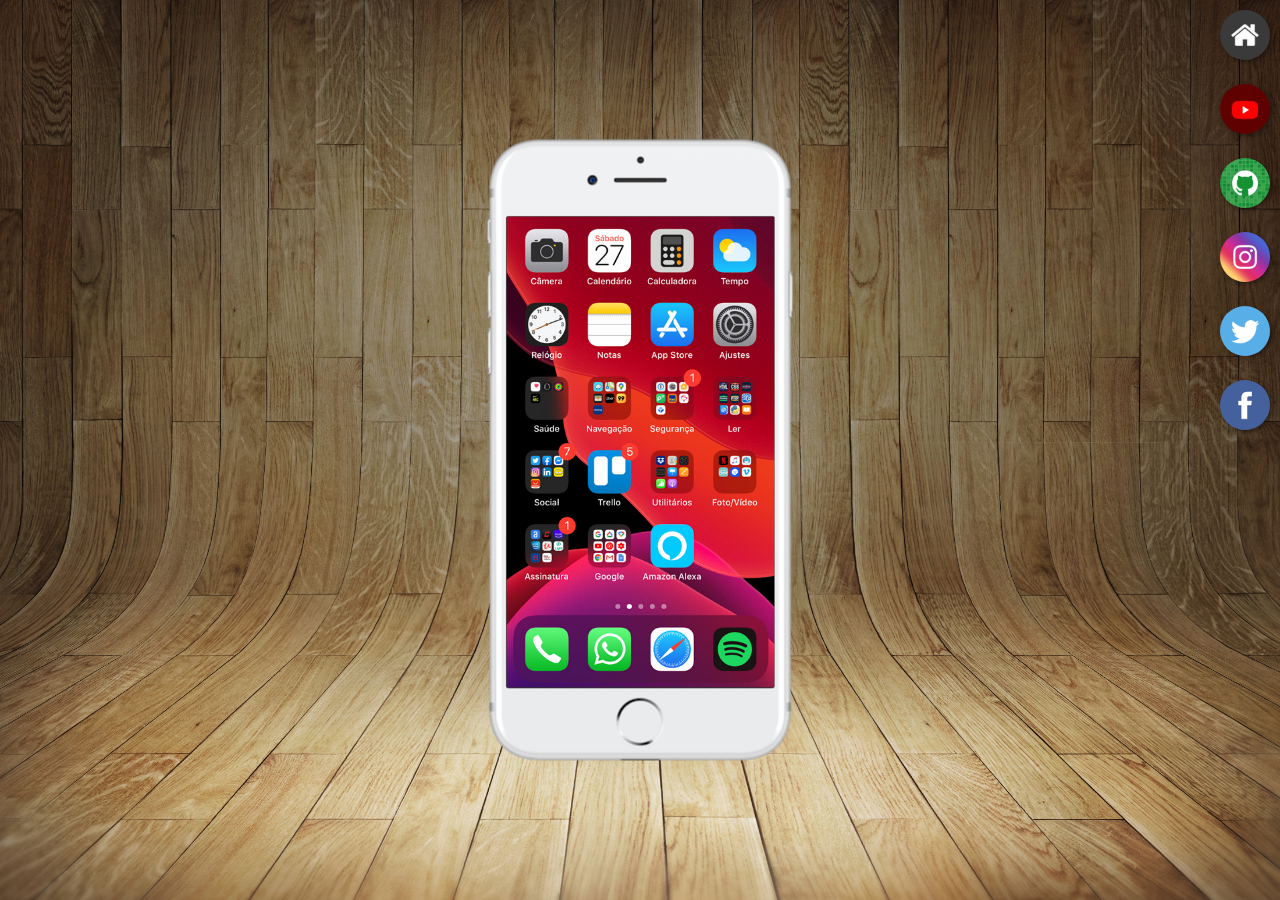
<file: index.html>
<!DOCTYPE html>
<html lang="pt-br">
<head>
    <meta charset="UTF-8">
    <meta name="viewport" content="width=device-width, initial-scale=1.0">
    <title>Projeto Social</title>
    <link rel="stylesheet" href="estilo/style.css">
</head>
<body>
    <main>
        <section id="telefone">
            <iframe src="home.html"  name="tela" id="tela" frameborder="0">
                seu navegador não é comptatível com isso.
            </iframe>
        </section>
        <section id="redes-sociais">
            <a href="home.html" target="tela"><img src="imagens/logo-home.jpg" alt="link home" ></a> <br>
            <a href="youtube.html" target="tela"><img src="imagens/logo-youtube.jpg" alt="link youtube"></a> <br>
            <a href="github.html" target="tela"><img src="imagens/logo-github.jpg" alt="link github"></a> <br>
            <a href="instagram.html" target="tela"><img src="imagens/logo-instagram.jpg" alt="link insta"></a> <br>
            <a href="twitter.html" target="tela"><img src="imagens/logo-twitter.jpg" alt="link twitter"></a> <br>
            <a href="facebook.html" target="tela"><img src="imagens/logo-facebook.jpg" alt="link facebook"></a> <br>
        </section>
    </main>
</body>
</html>
</file>
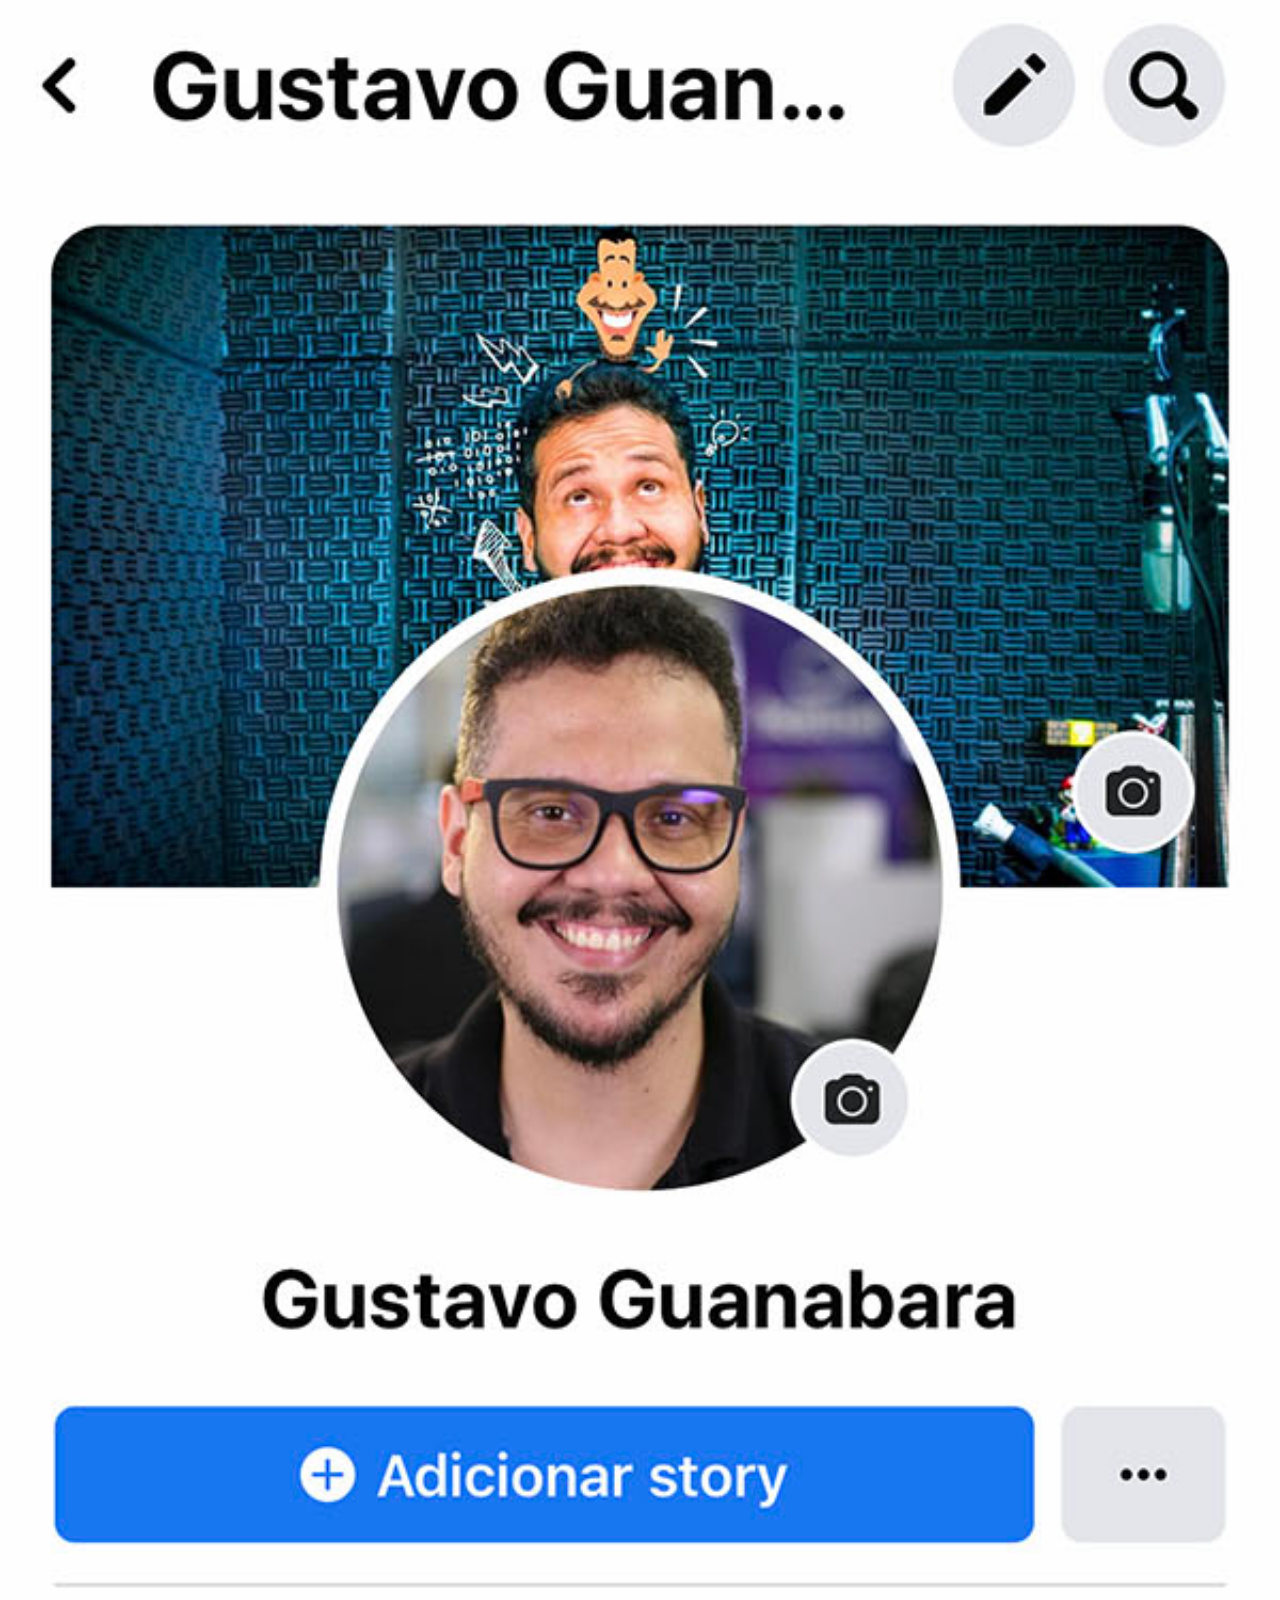
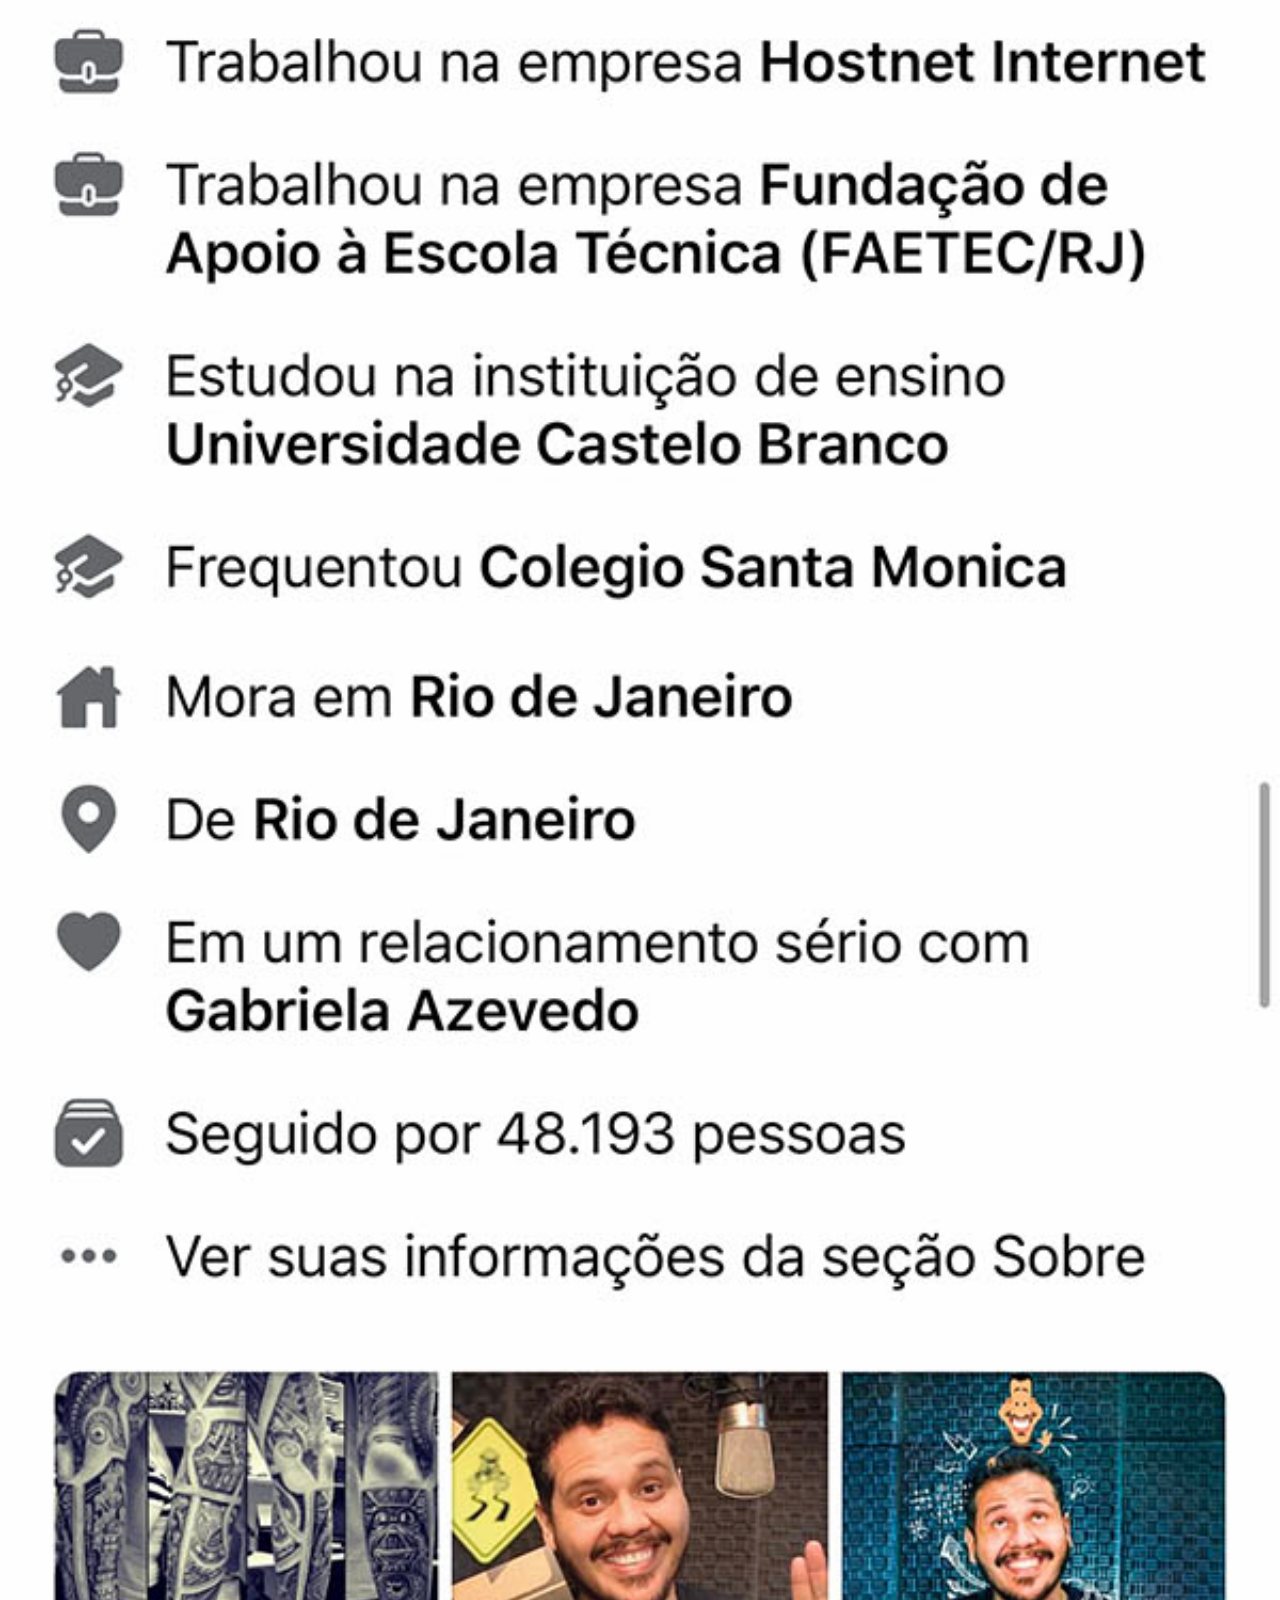
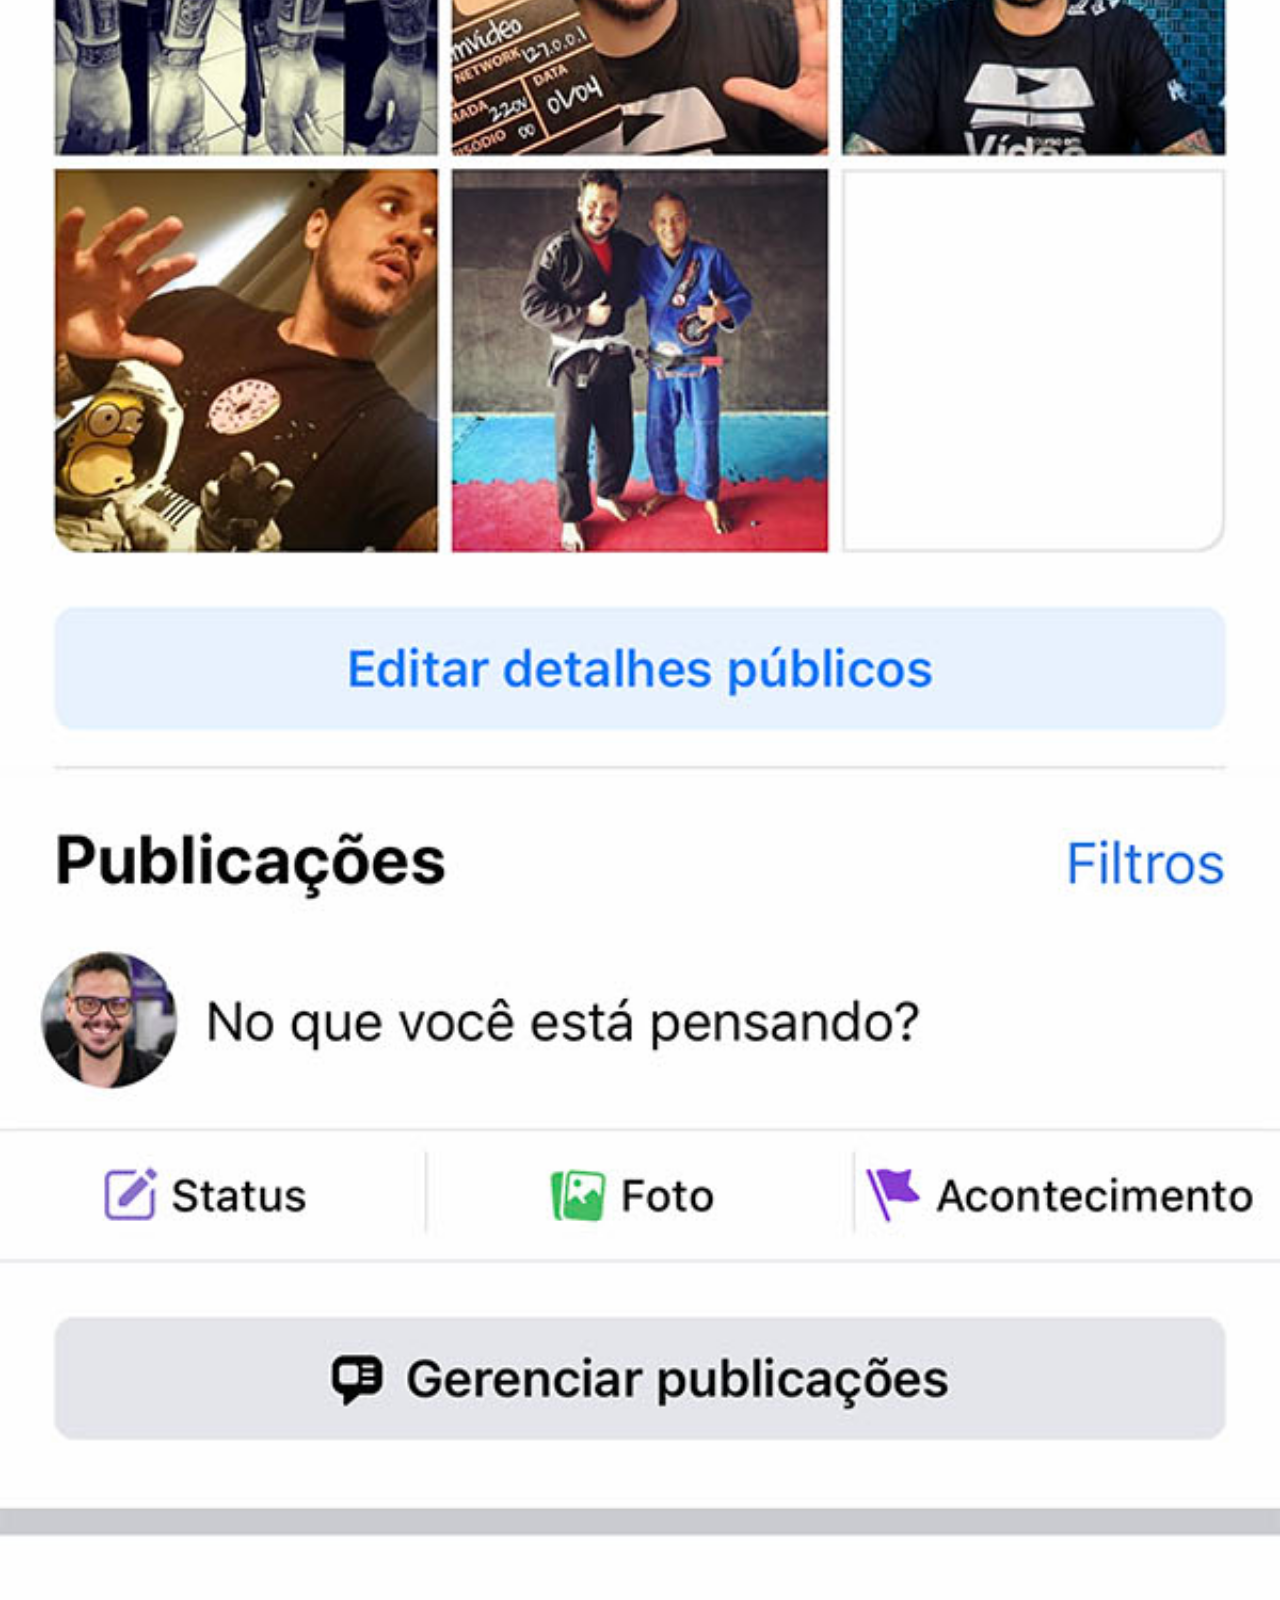
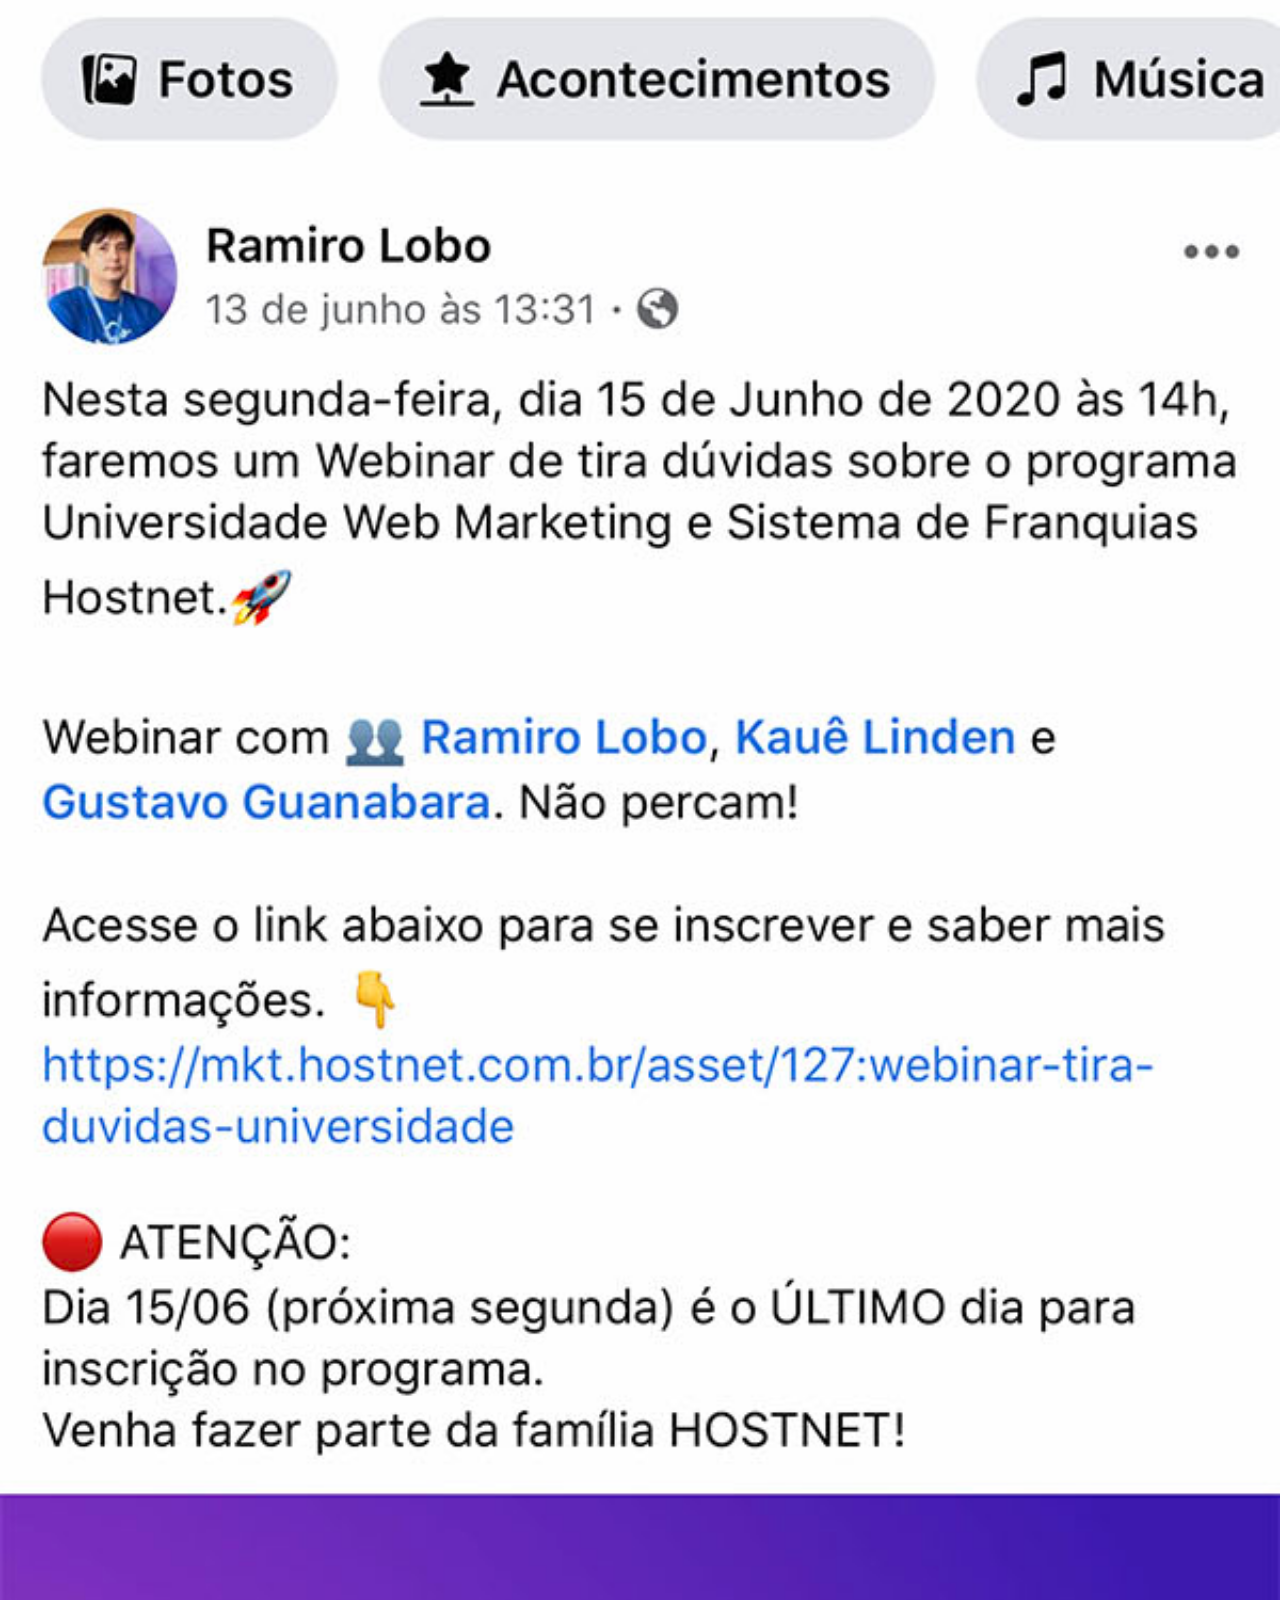
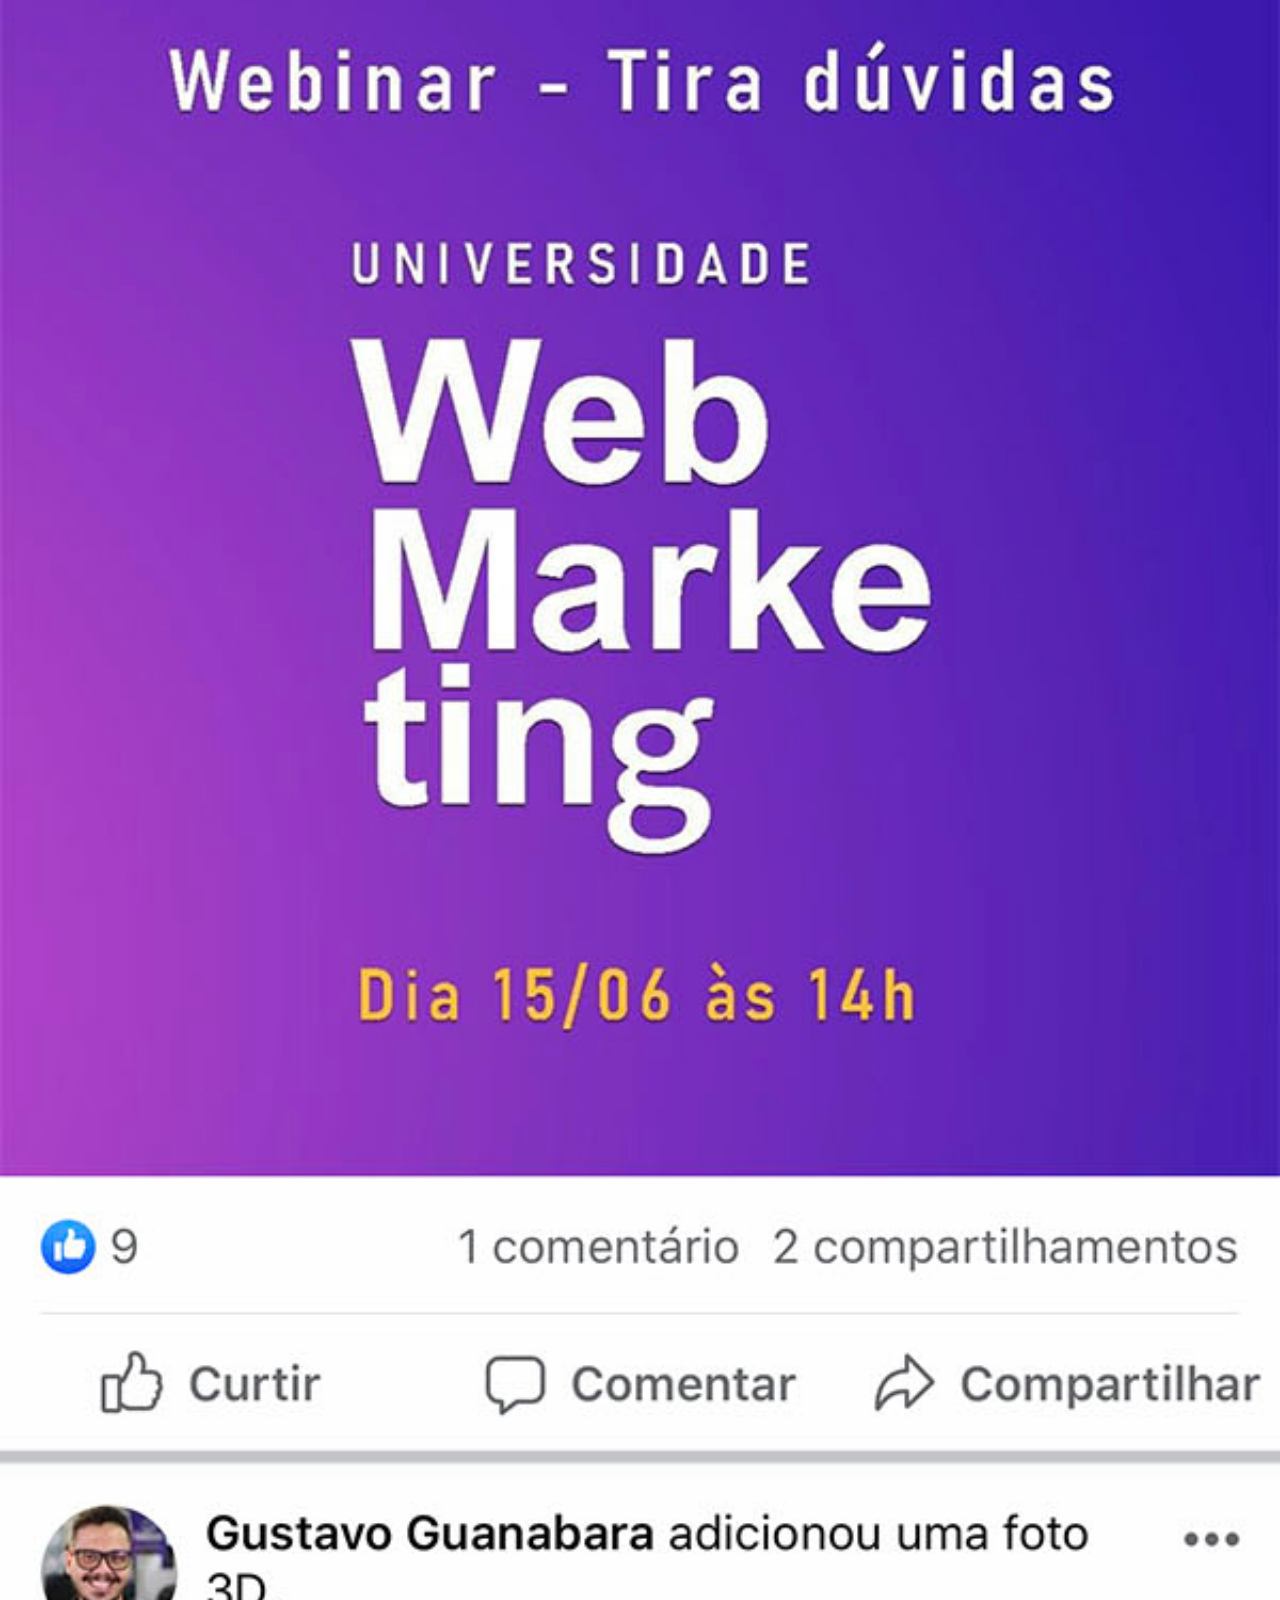
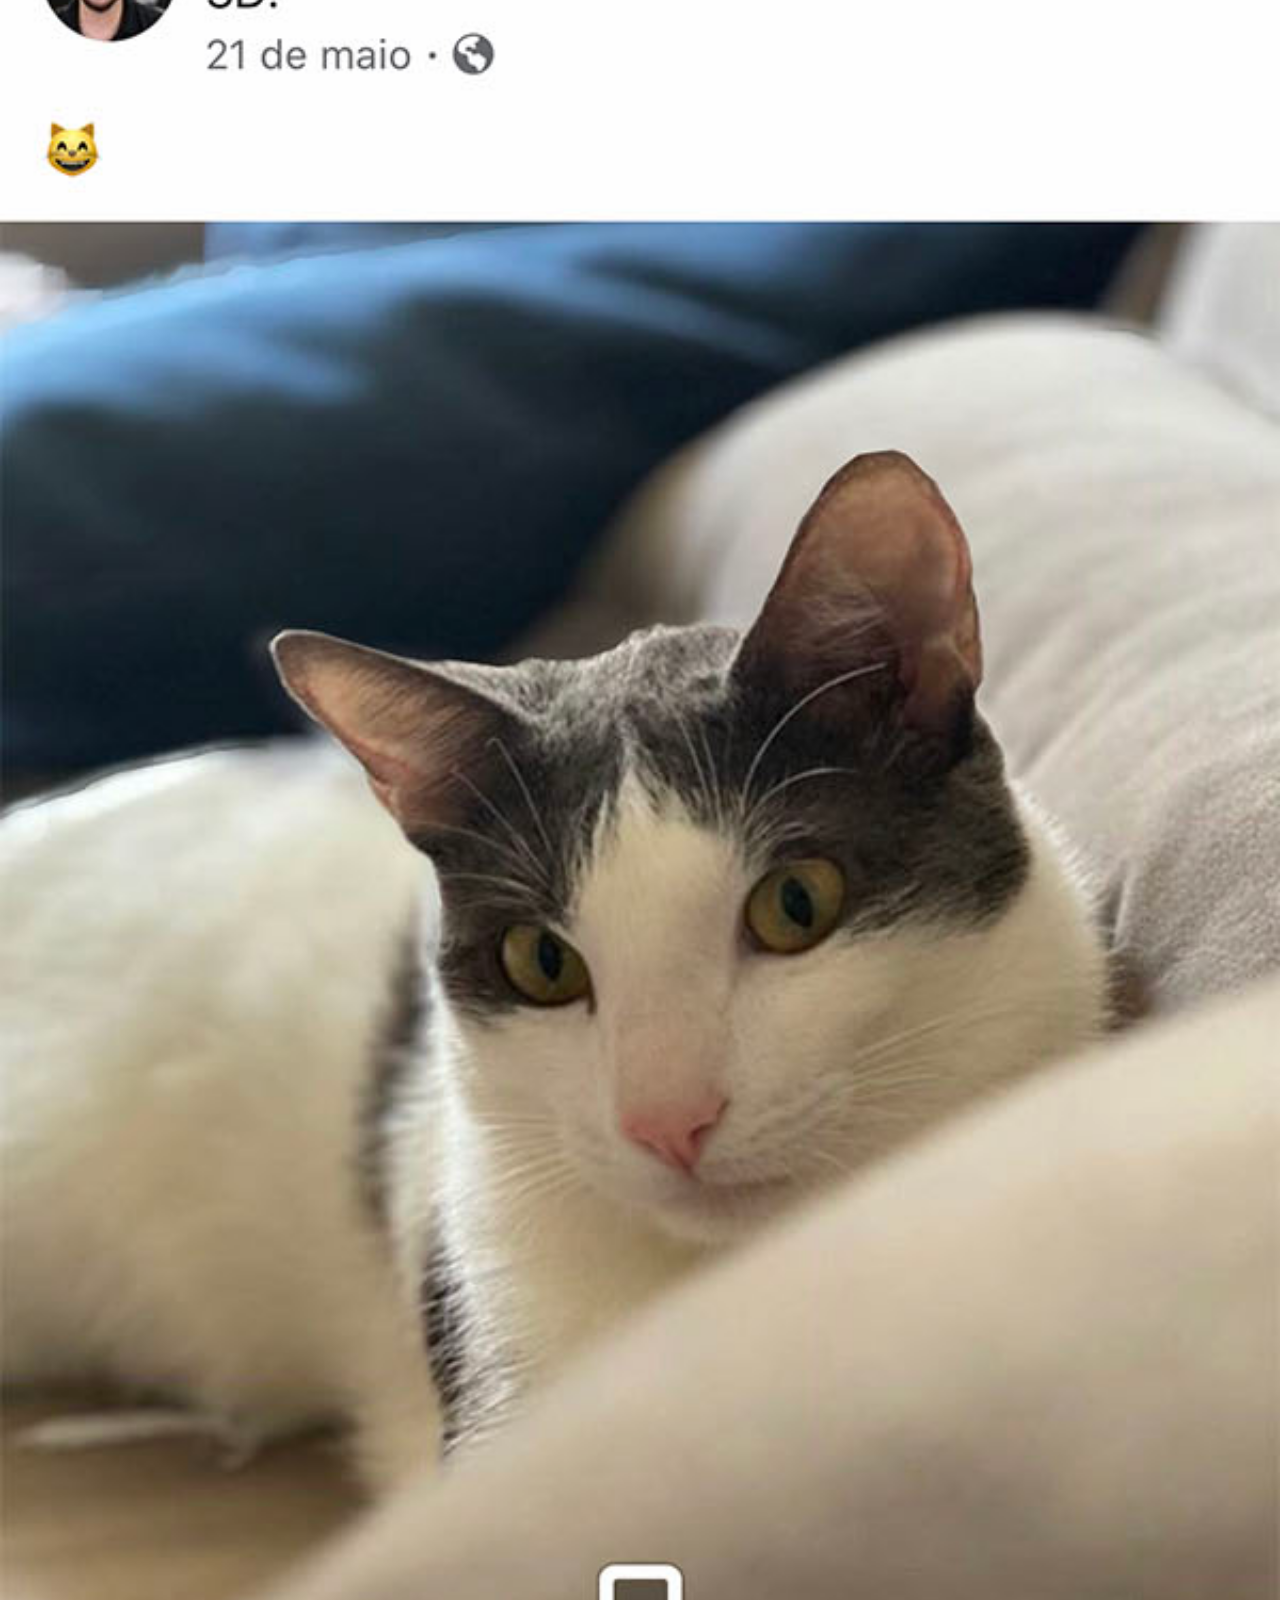
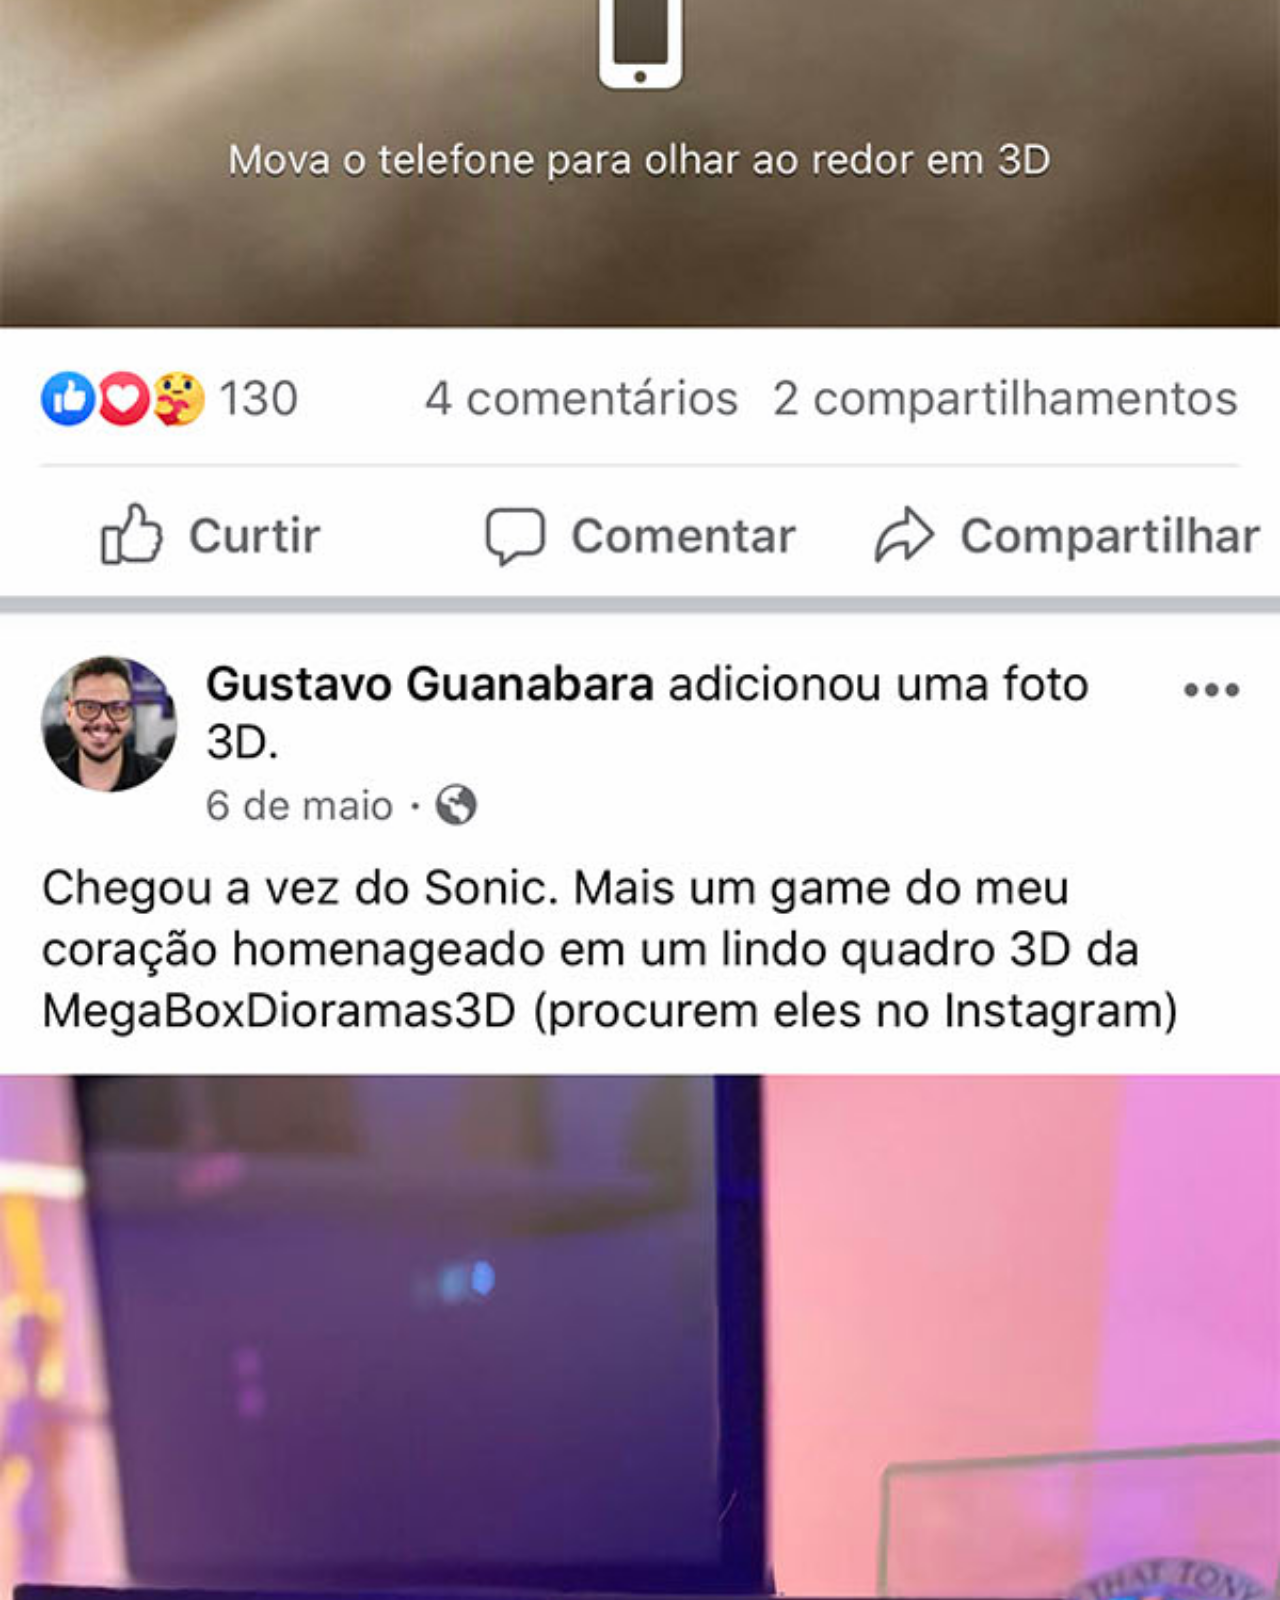
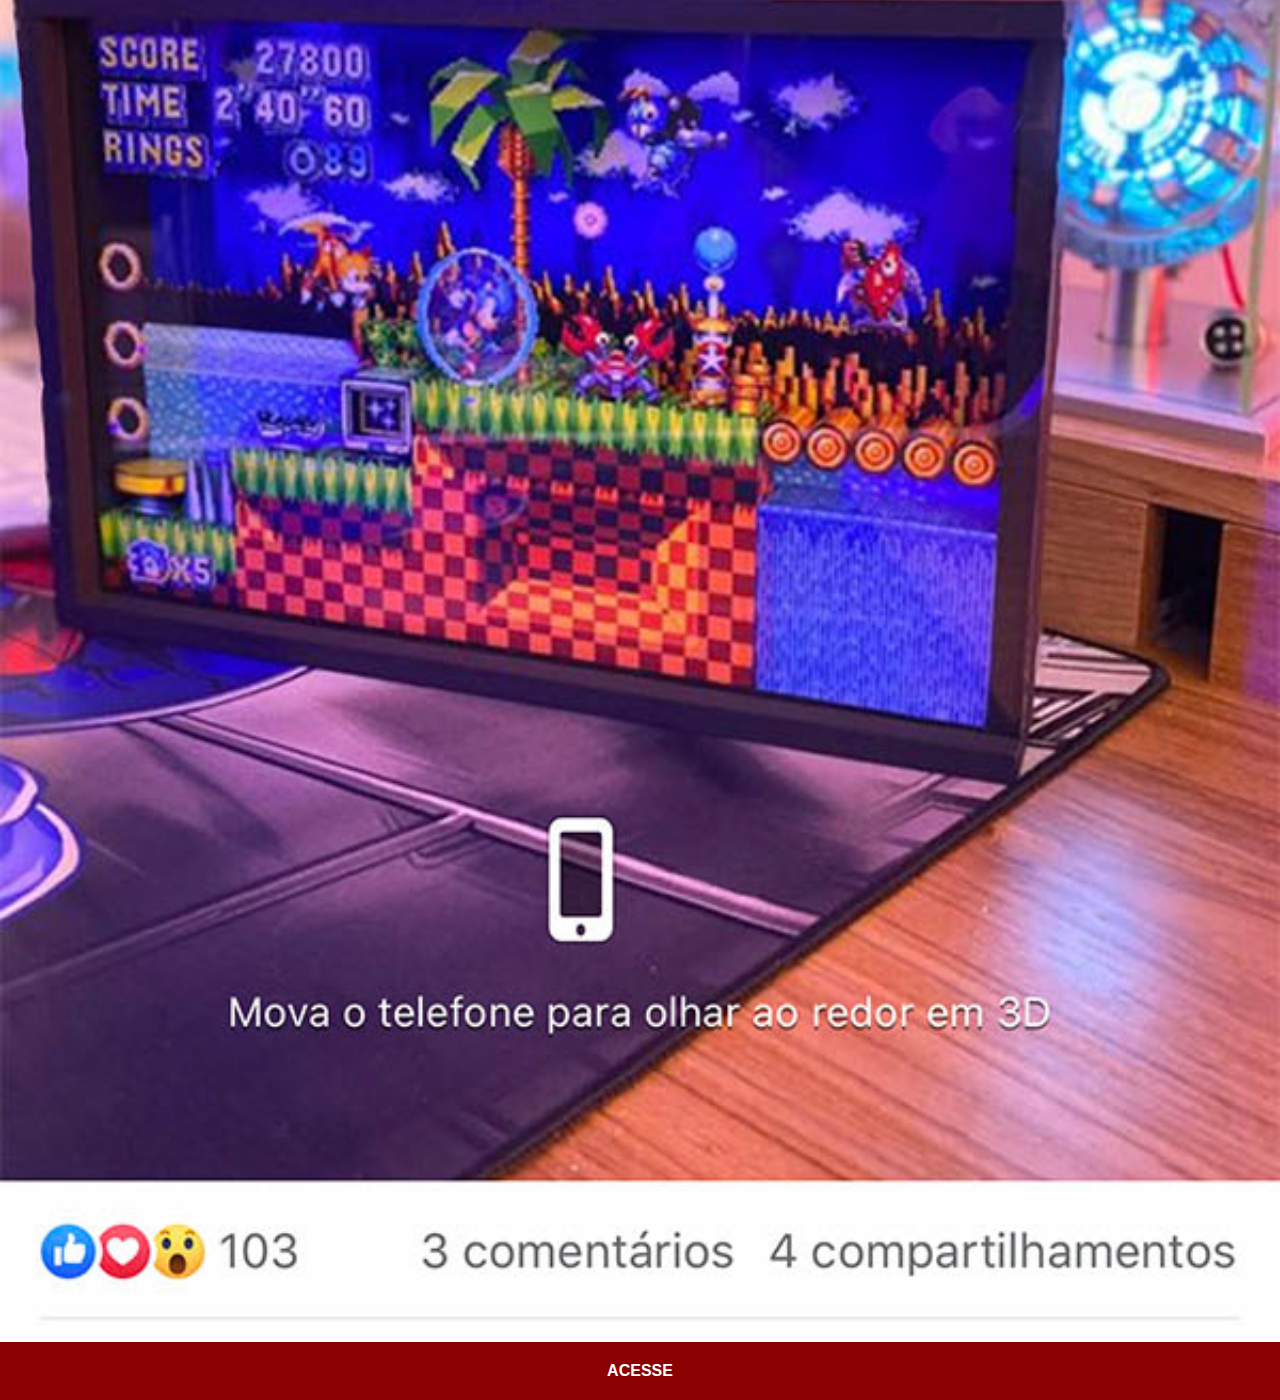
<file: facebook.html>
<!DOCTYPE html>
<html lang="pt-br">
<head>
    <meta charset="UTF-8">
    <meta name="viewport" content="width=device-width, initial-scale=1.0">
    <title>pag youtube</title>
    <link rel="stylesheet" href="estilo/social.css">
</head>
<body>
    <img src="imagens/tela-facebook.jpg" alt="" >
    <a href="https://www.facebook.com/gustavoguanabara" target="_blank">ACESSE</a>
</body>
</html>
</file>
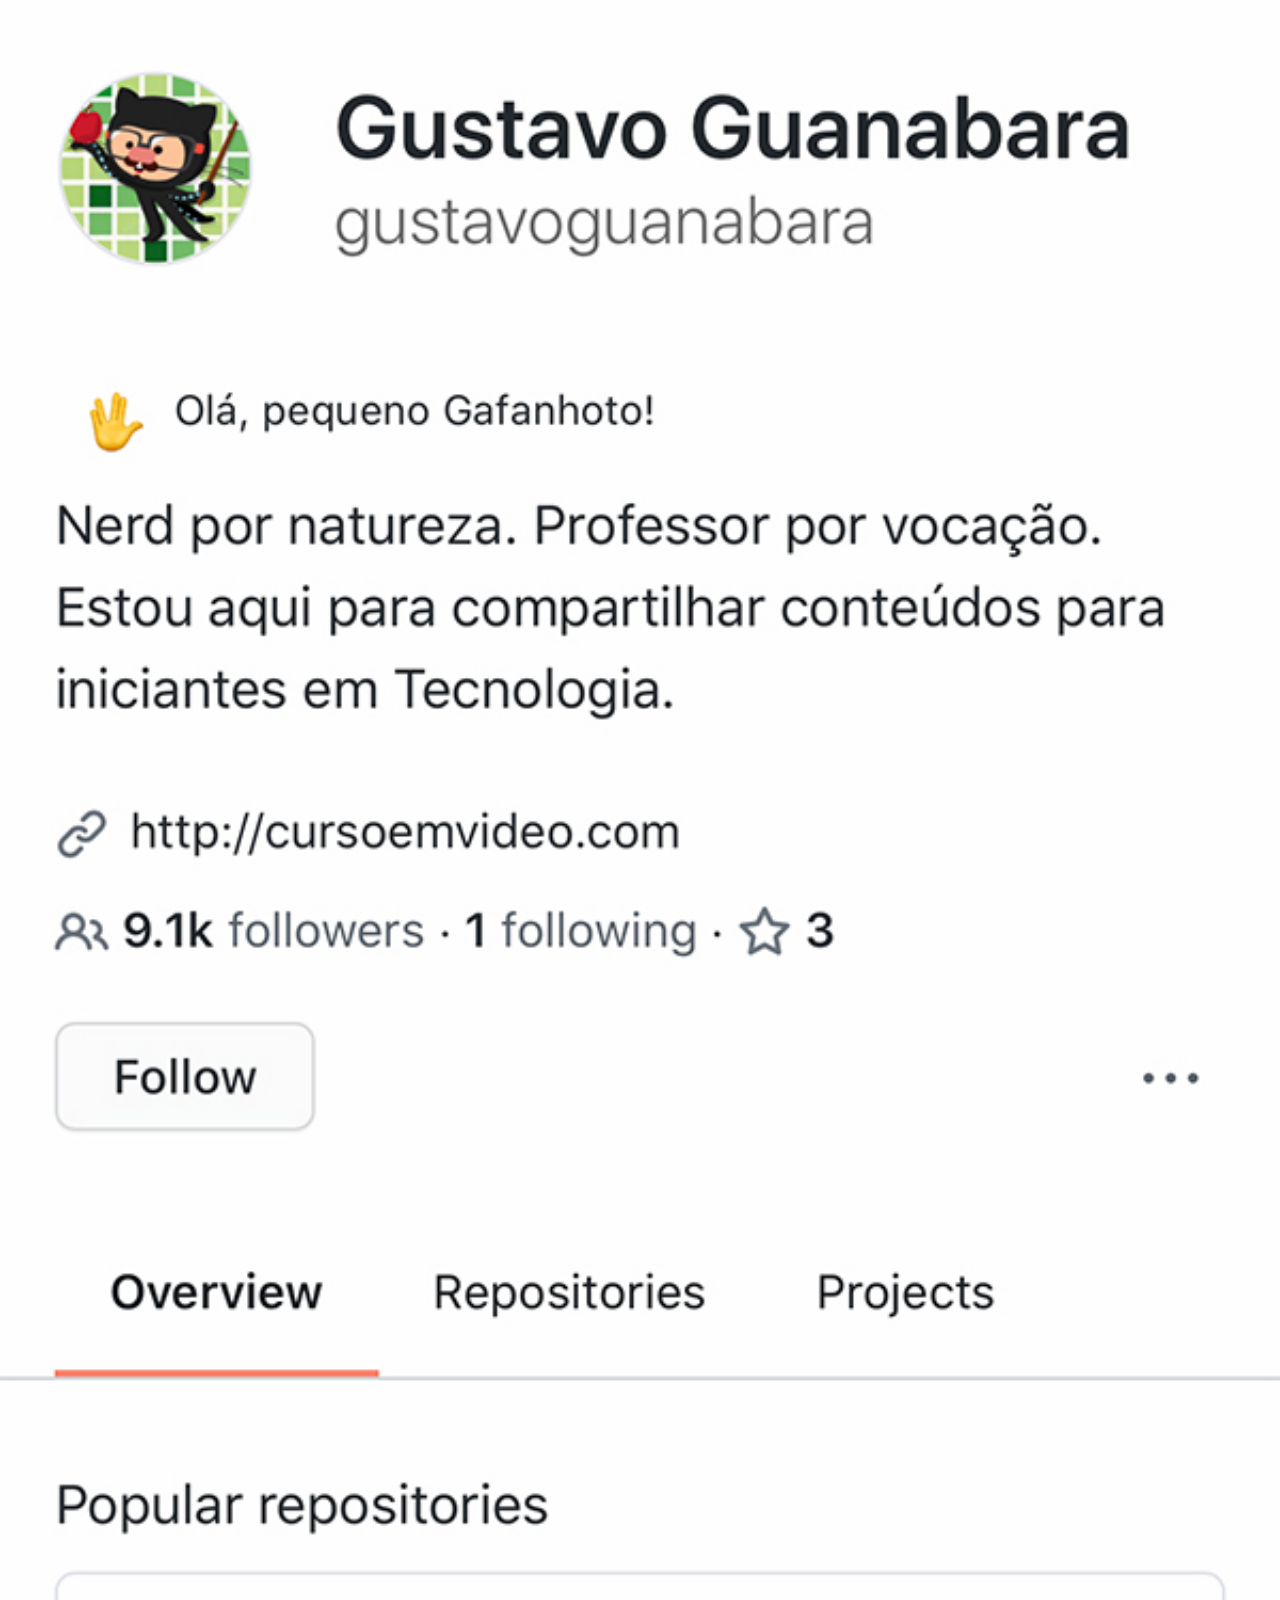
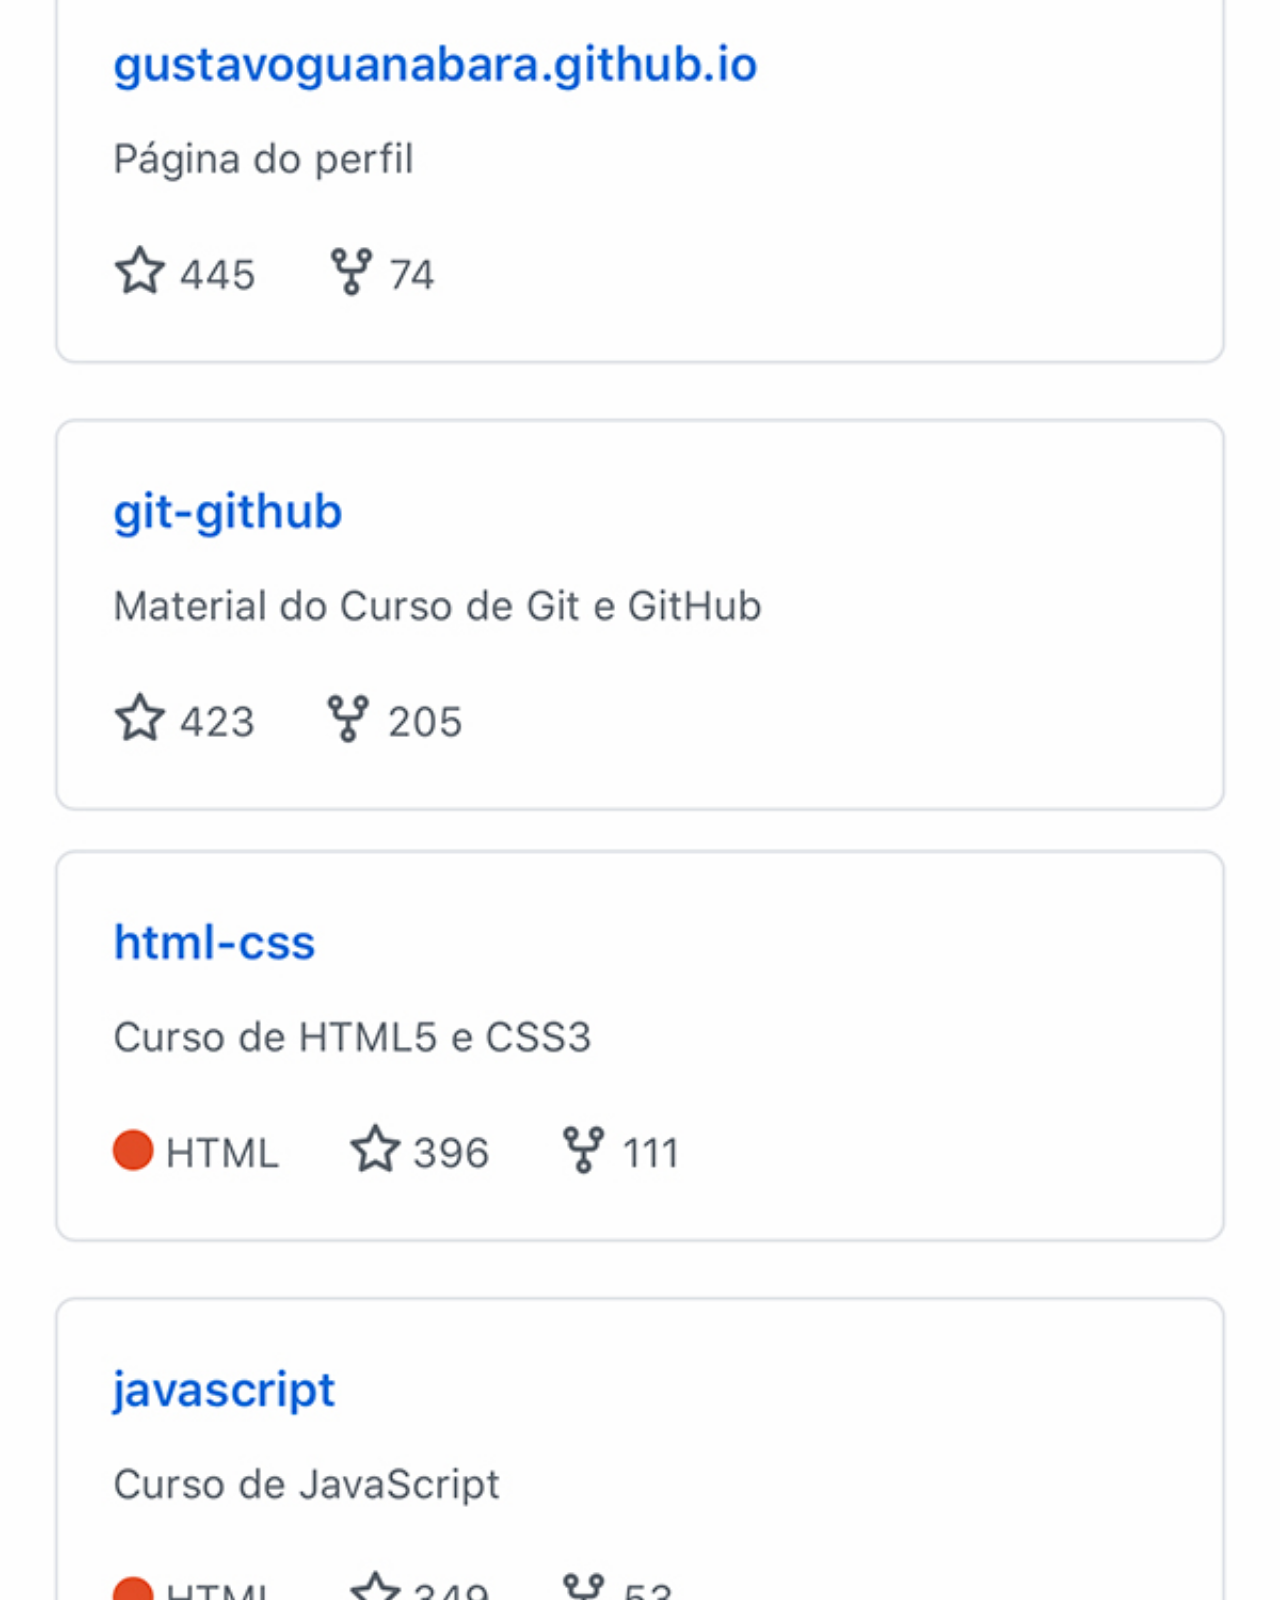
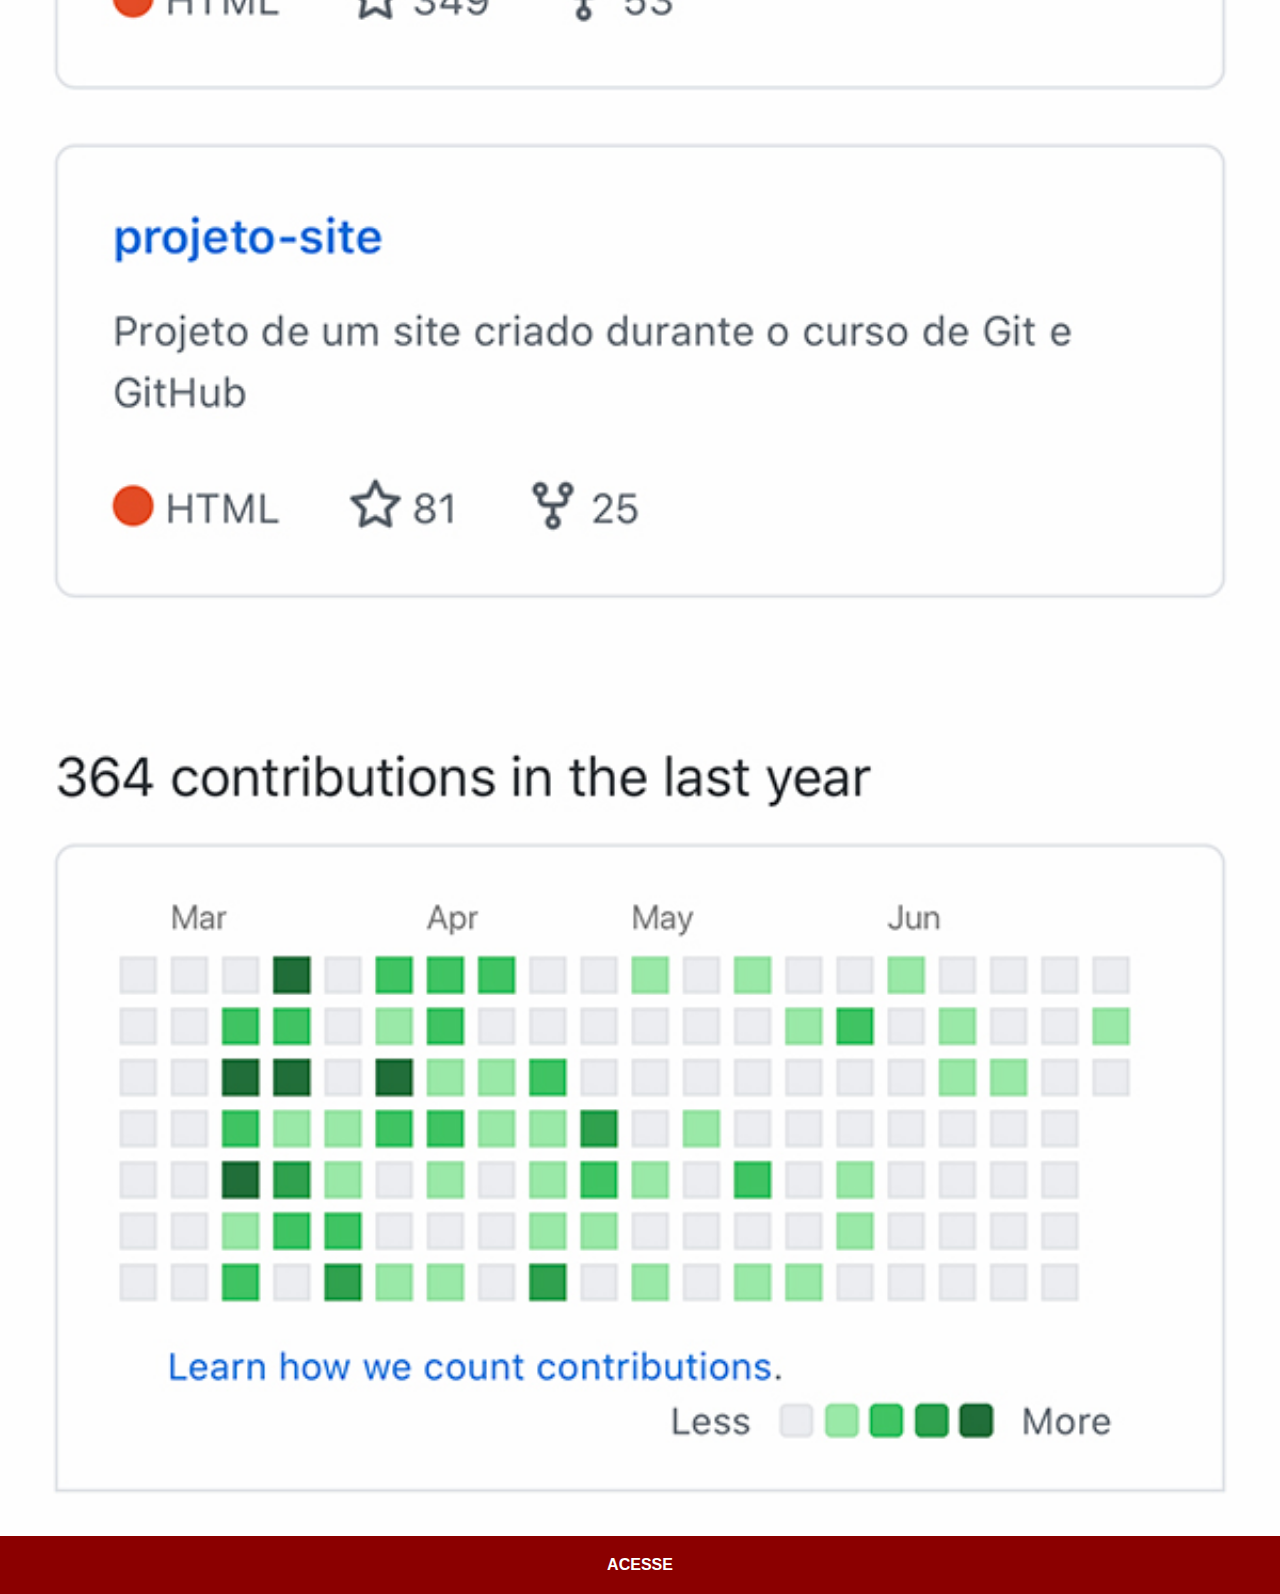
<file: github.html>
<!DOCTYPE html>
<html lang="pt-br">
<head>
    <meta charset="UTF-8">
    <meta name="viewport" content="width=device-width, initial-scale=1.0">
    <title>pag youtube</title>
    <link rel="stylesheet" href="estilo/social.css">
</head>
<body>
    <img src="imagens/tela-github.jpg" alt="" >
    <a href="https://github.com/gustavoguanabara" target="_blank">ACESSE</a>
</body>
</html>
</file>
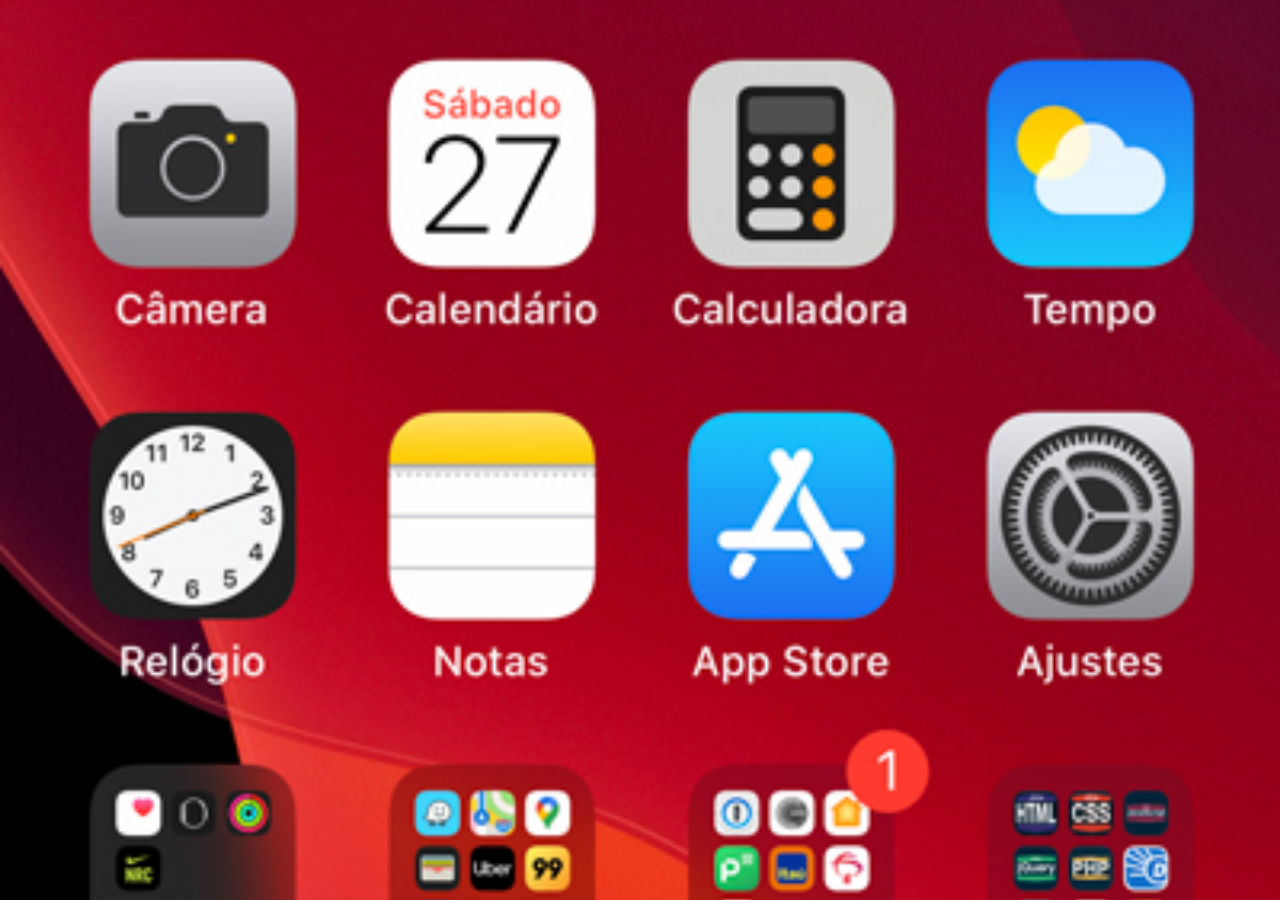
<file: home.html>
<!DOCTYPE html>
<html lang="pt-br">
<head>
    <meta charset="UTF-8">
    <meta name="viewport" content="width=device-width, initial-scale=1.0">
    <title>pag home</title>
    <style>
        *{
            margin: 0px;
            padding: 0px;
        }

        body {
            width: 100vw;
            height: 100vh;
            background: black url("imagens/tela-home.jpg") no-repeat
            top center;
            background-size: cover;
        }
    </style>
</head>
<body>
   
</body>
</html>
</file>
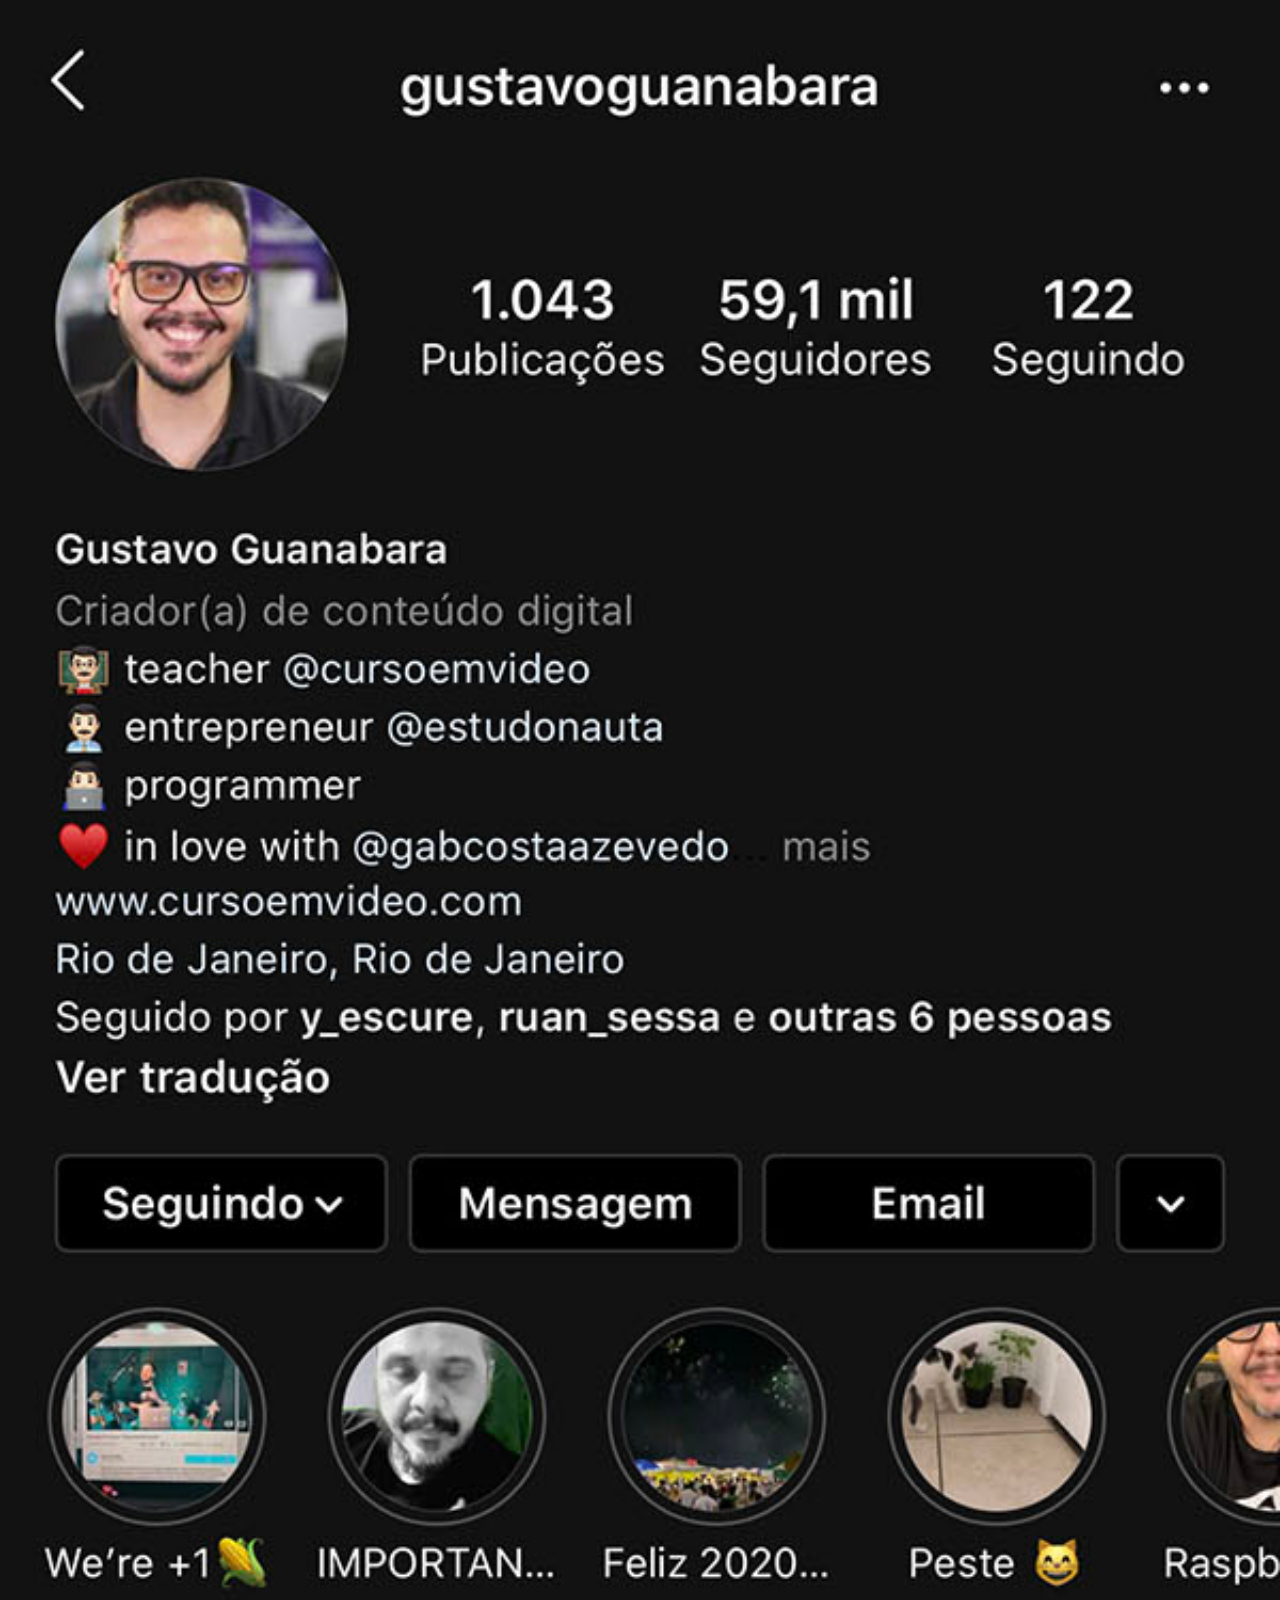
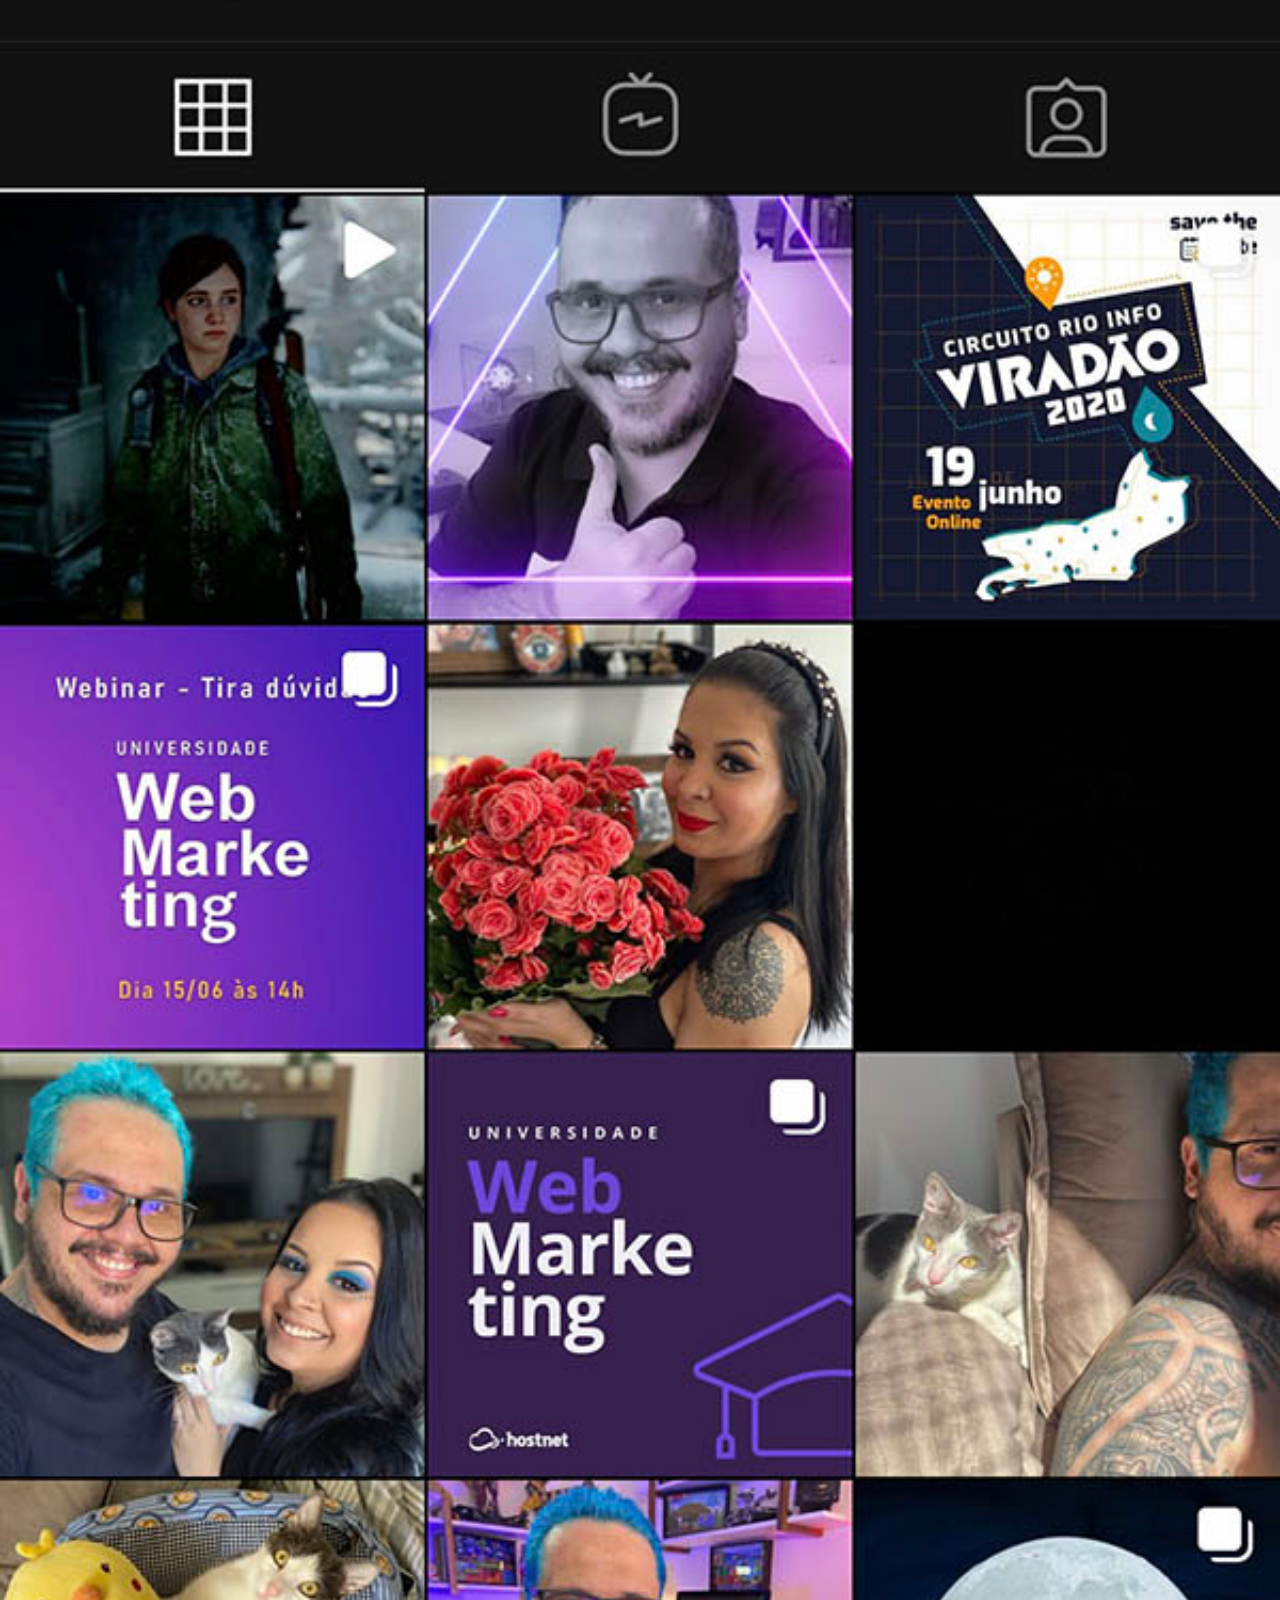
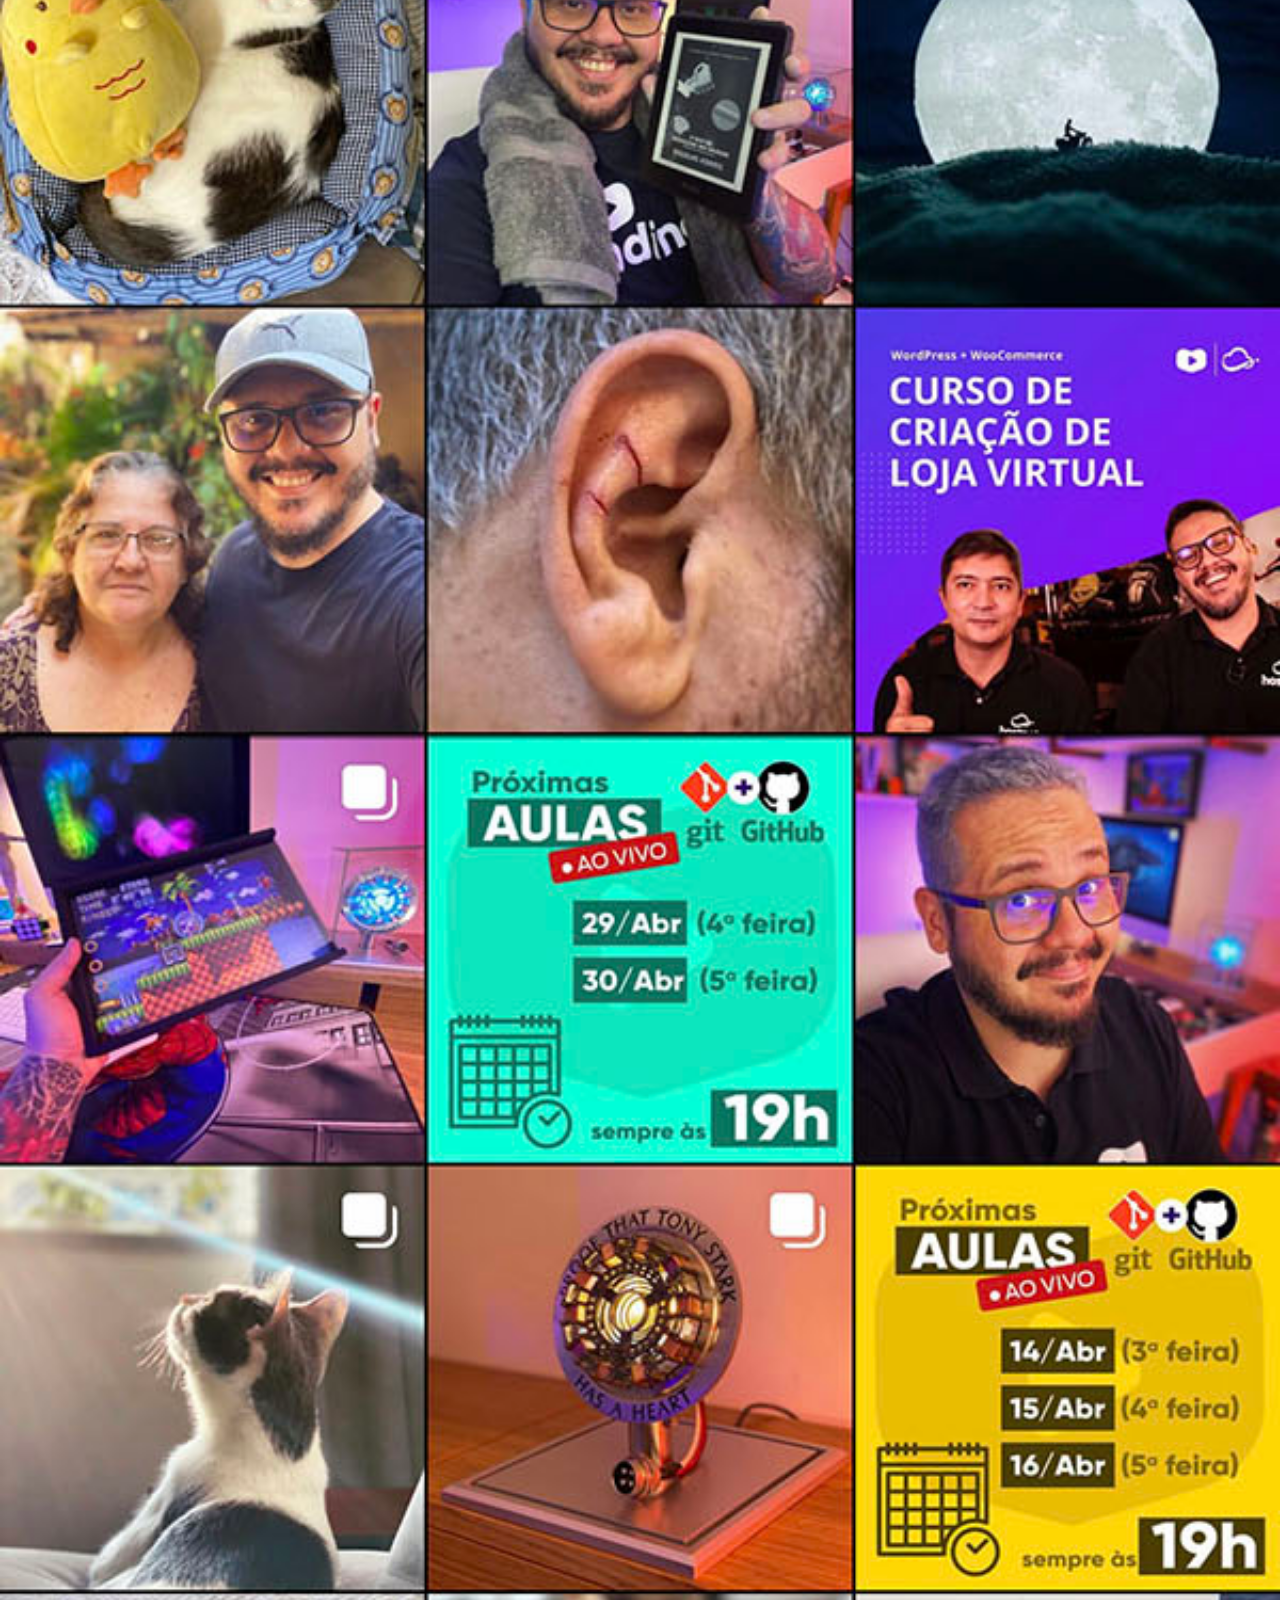
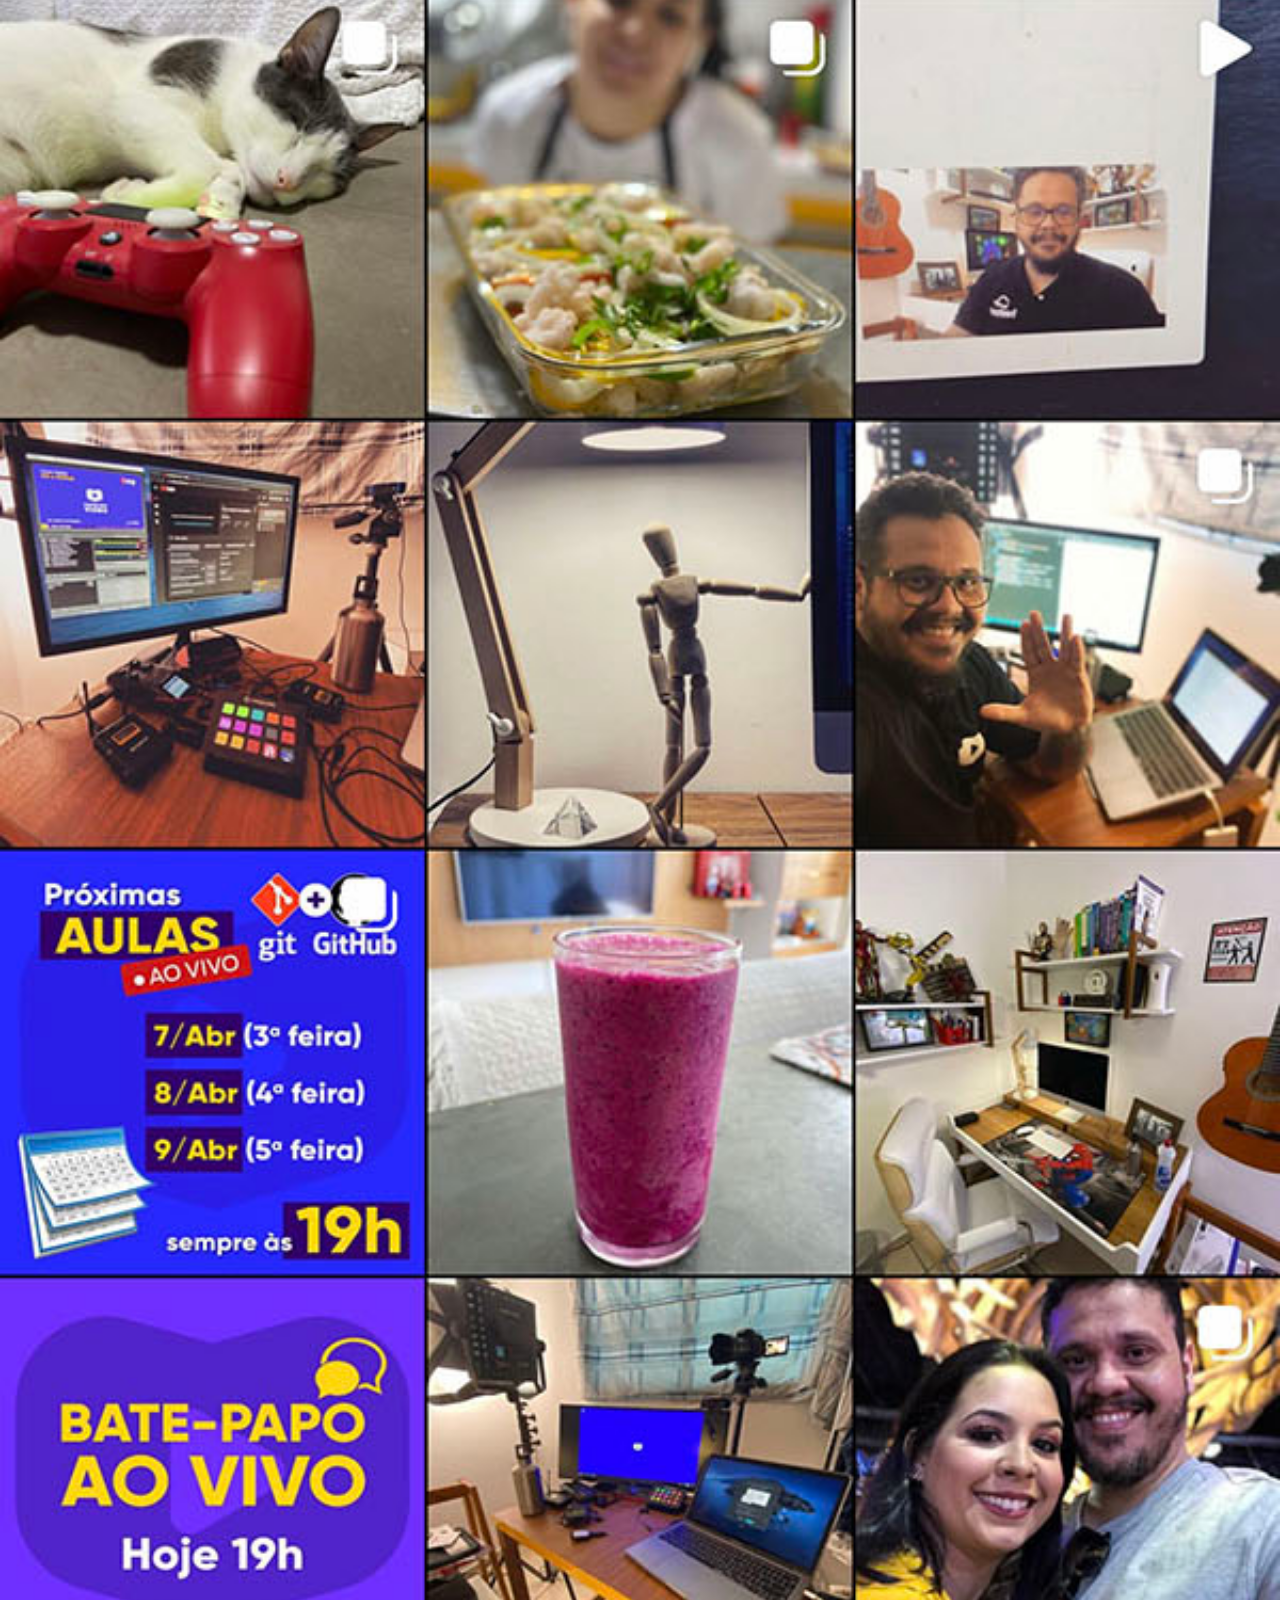
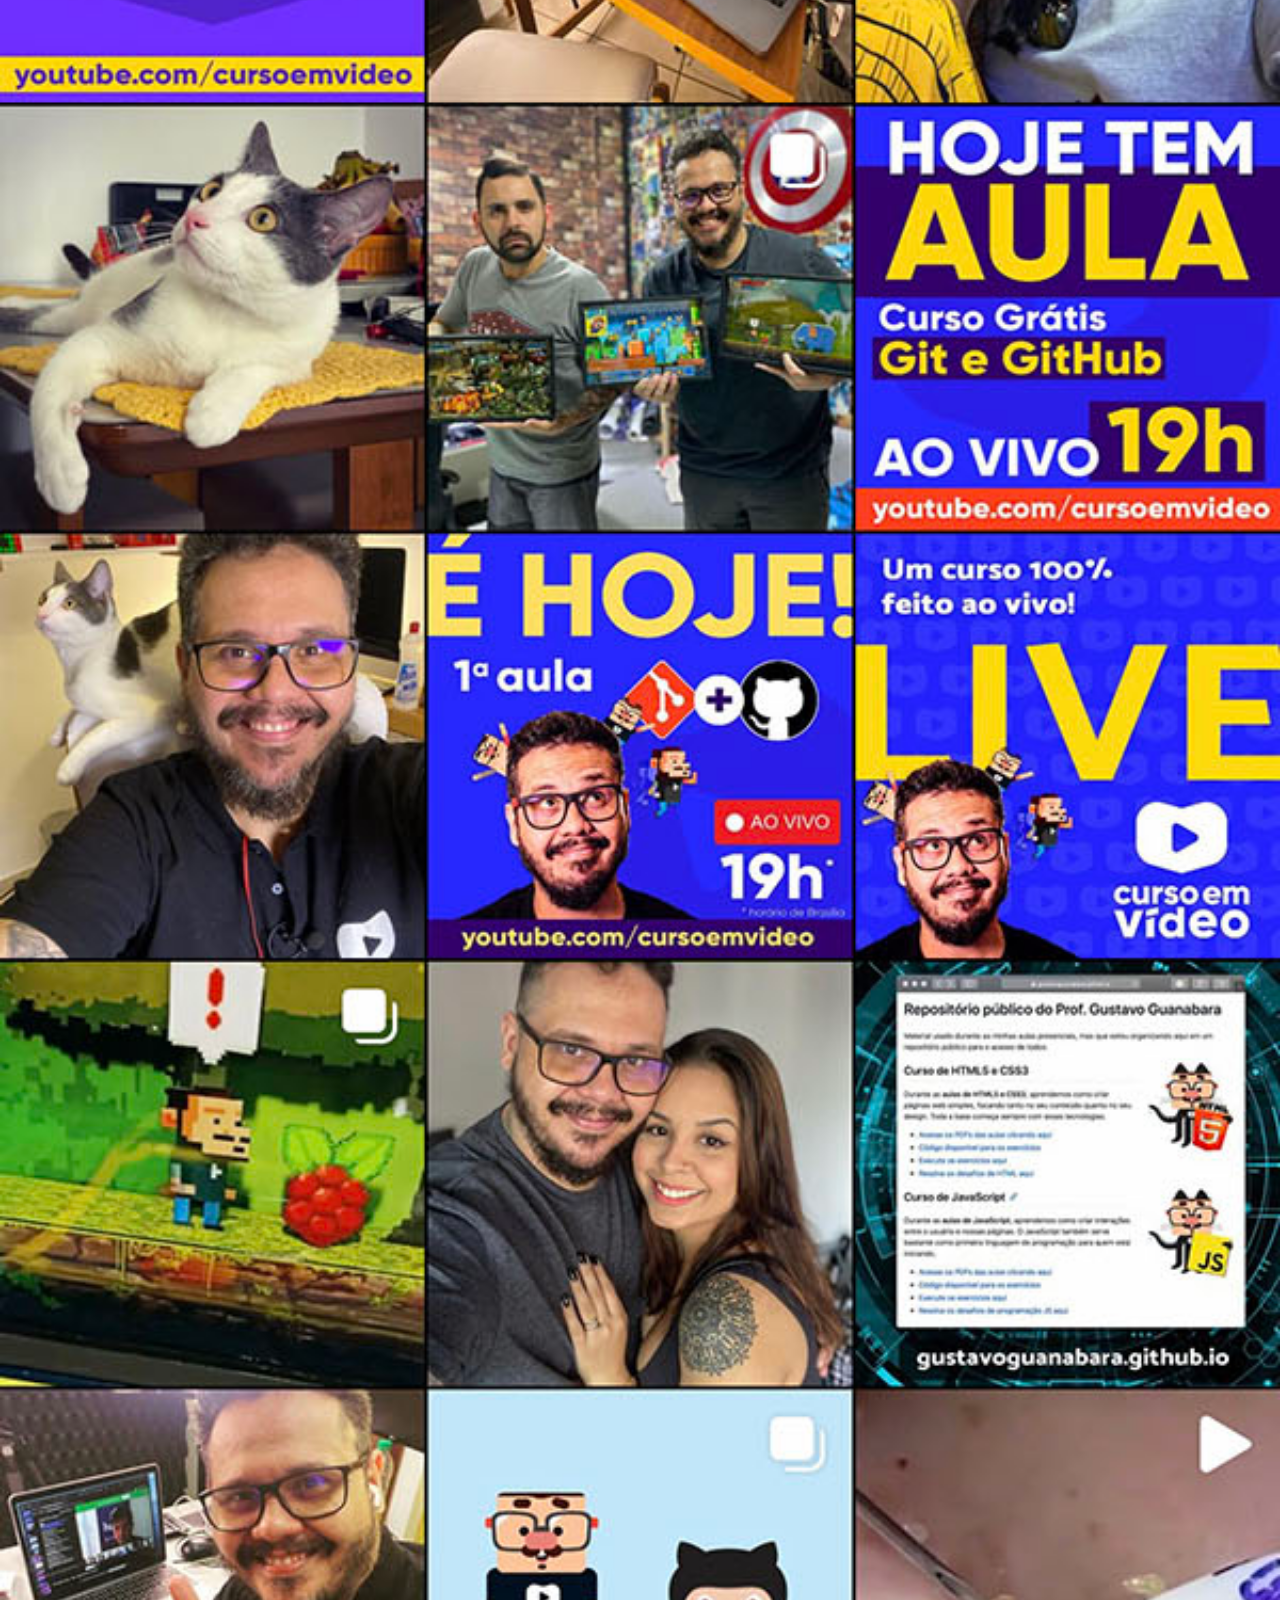
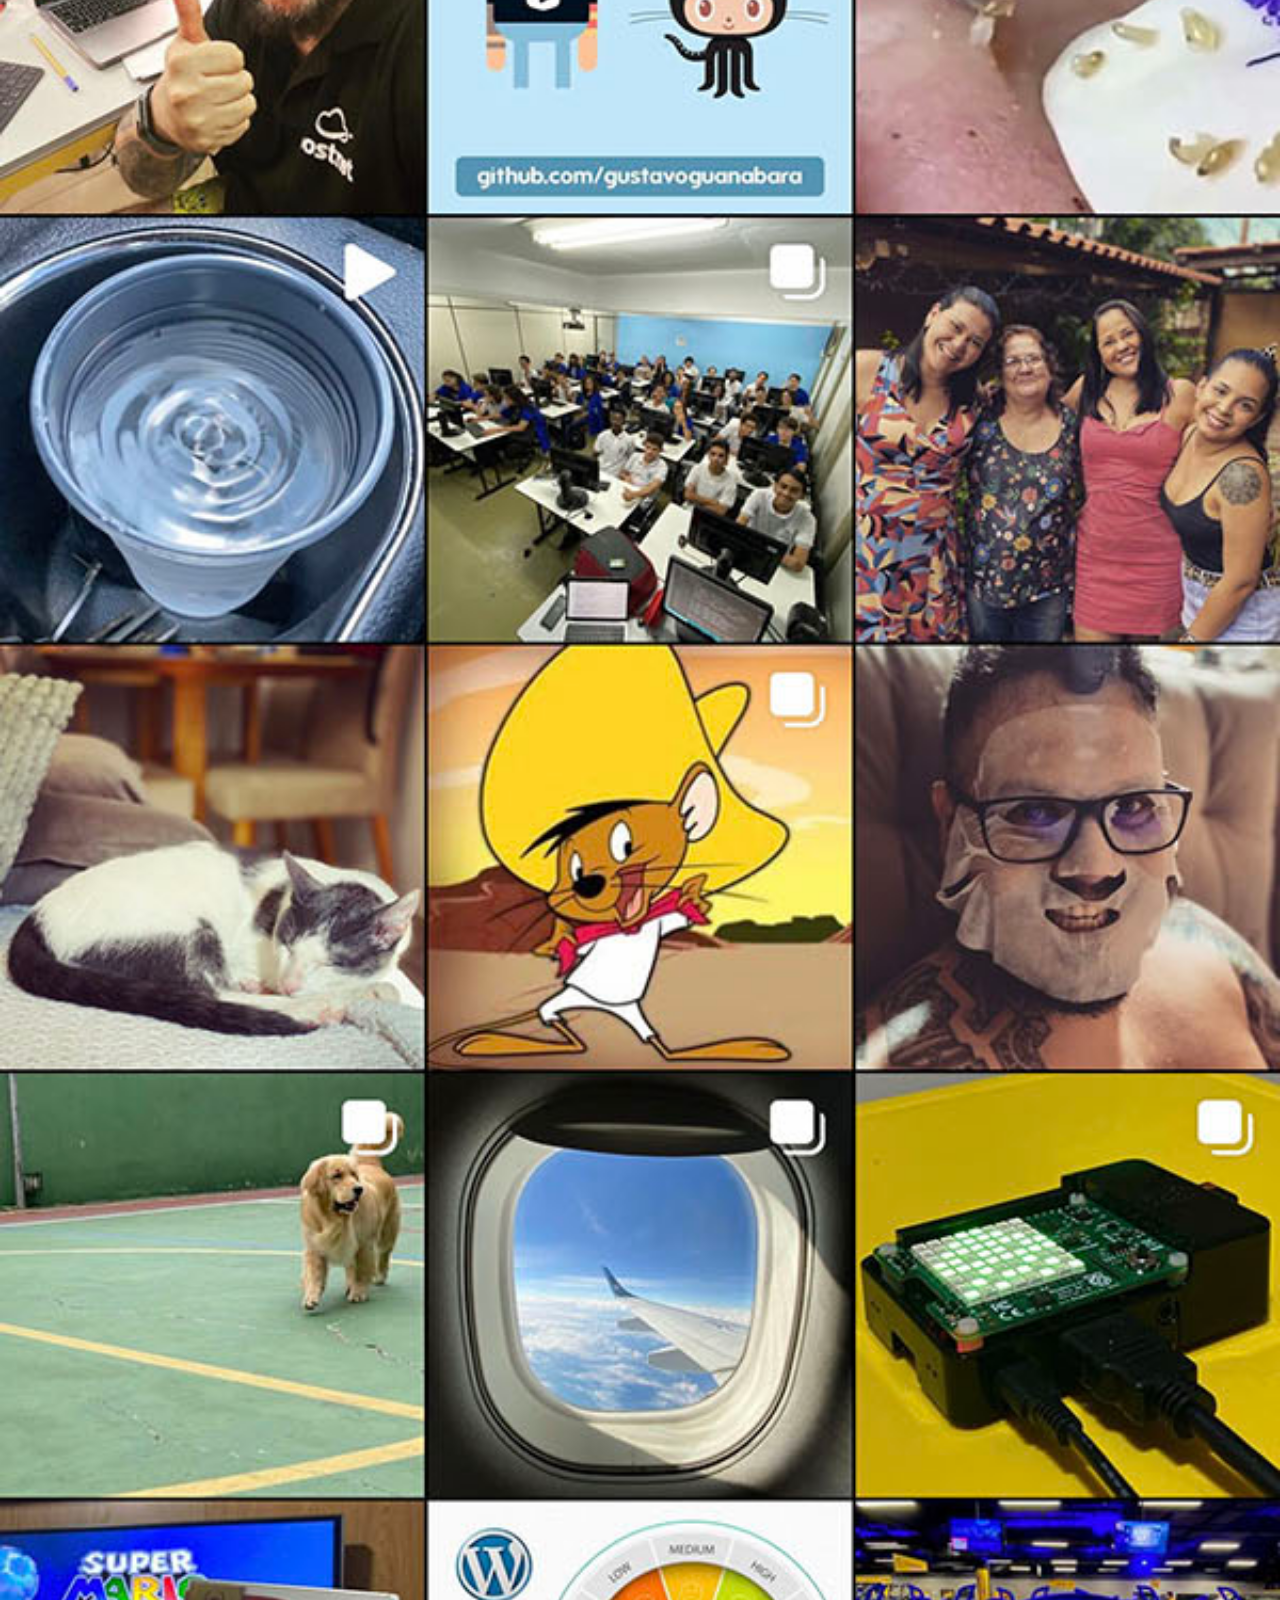
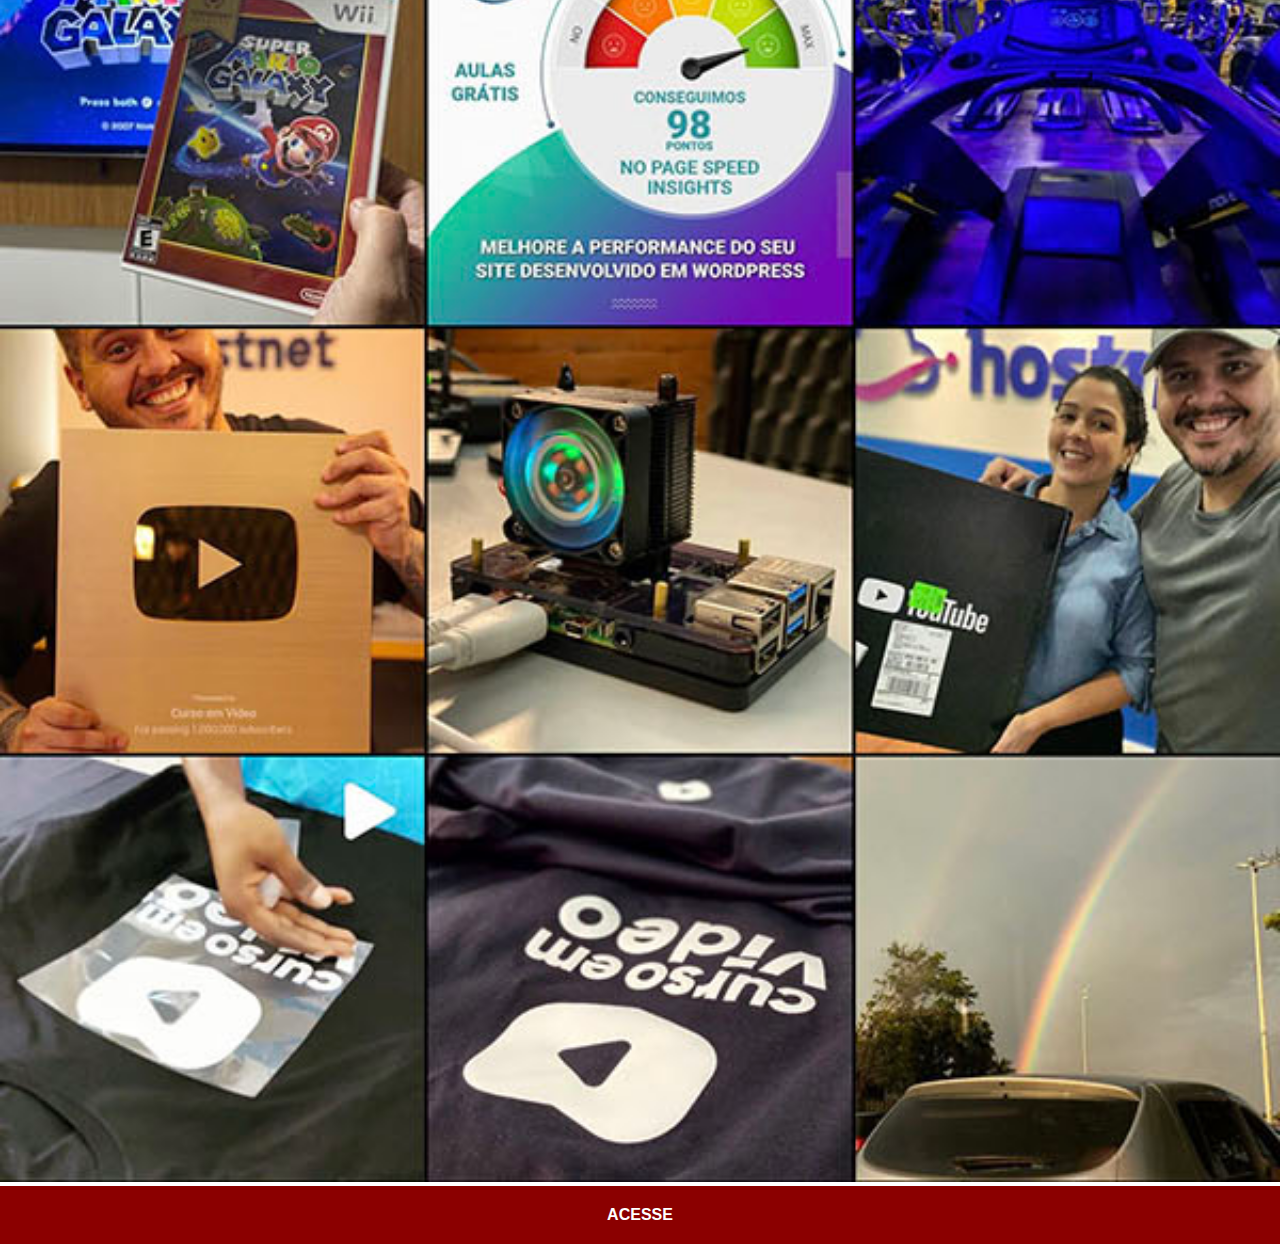
<file: instagram.html>
<!DOCTYPE html>
<html lang="pt-br">
<head>
    <meta charset="UTF-8">
    <meta name="viewport" content="width=device-width, initial-scale=1.0">
    <title>pag youtube</title>
    <link rel="stylesheet" href="estilo/social.css">
</head>
<body>
    <img  src="imagens/tela-instagram.jpg" alt="" >
    <a href="https://www.instagram.com/gustavoguanabara/" target="_blank">ACESSE</a>
</body>
</html>
</file>
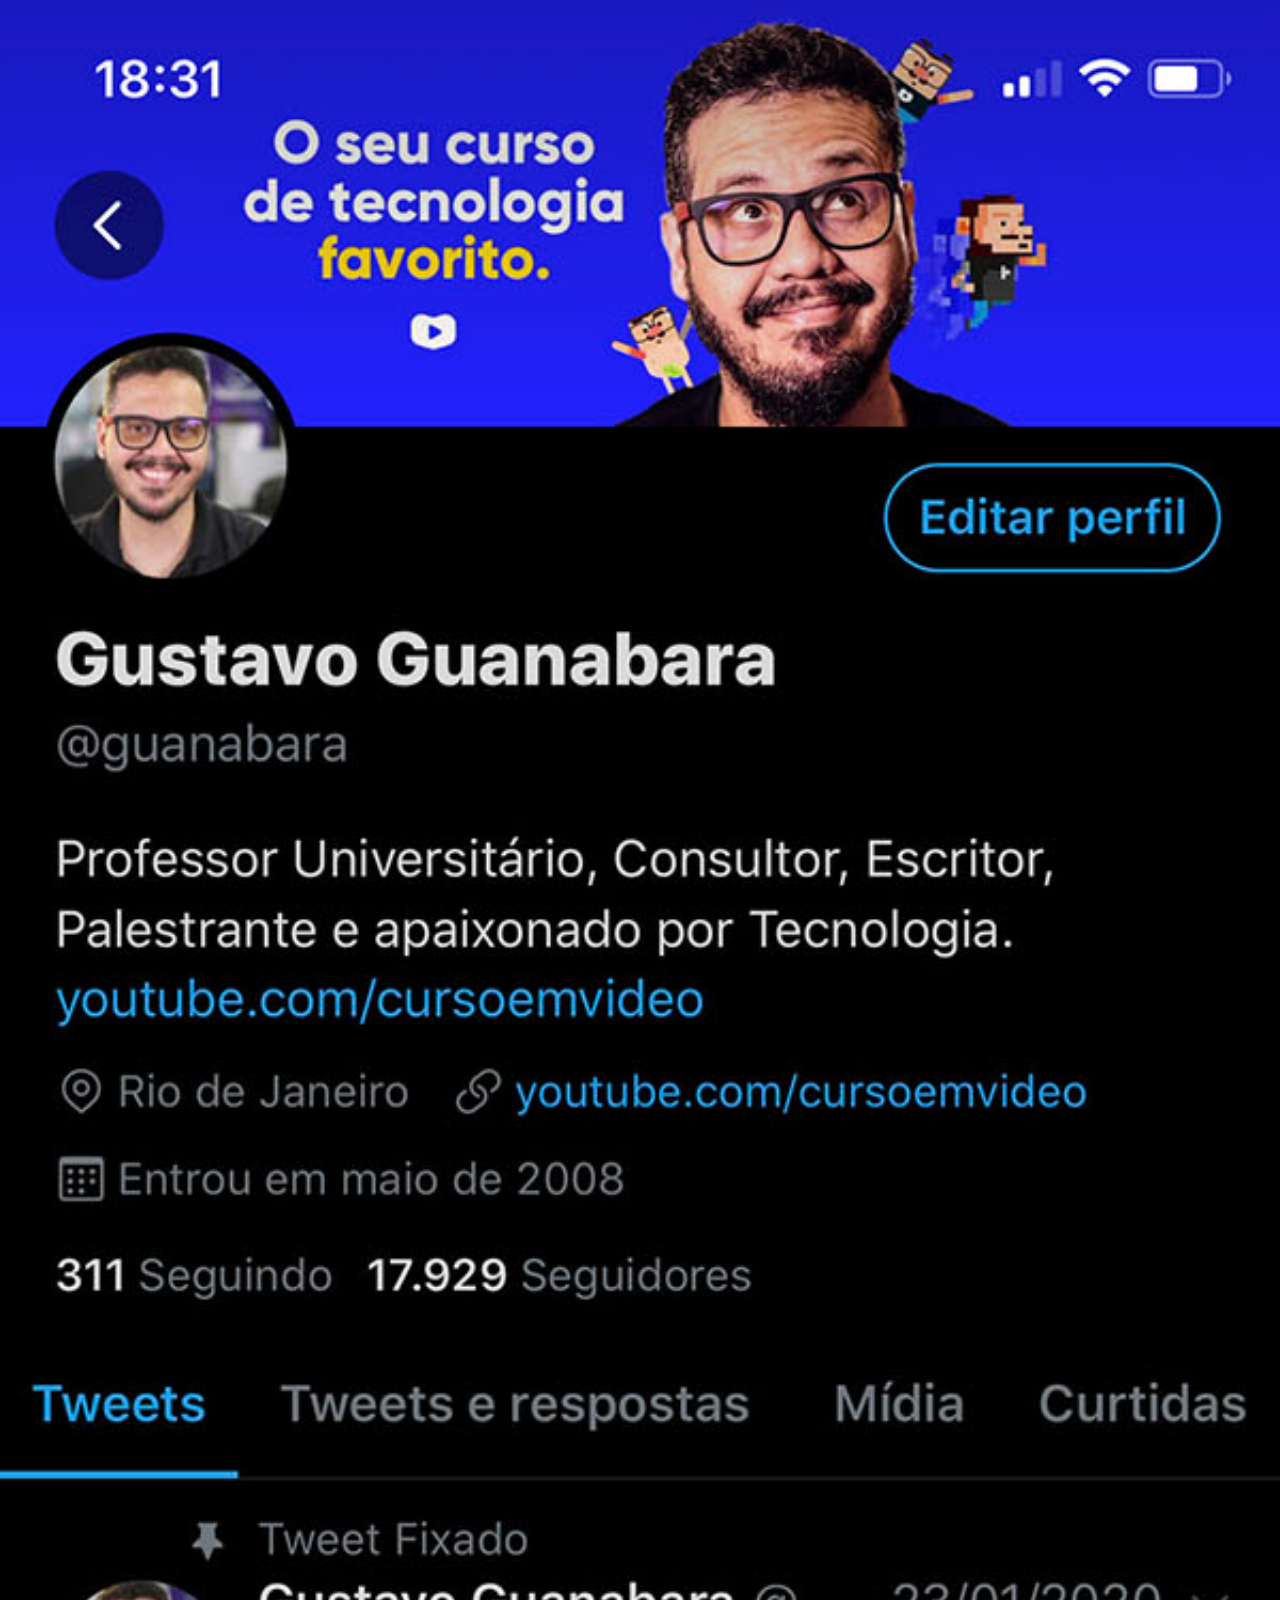
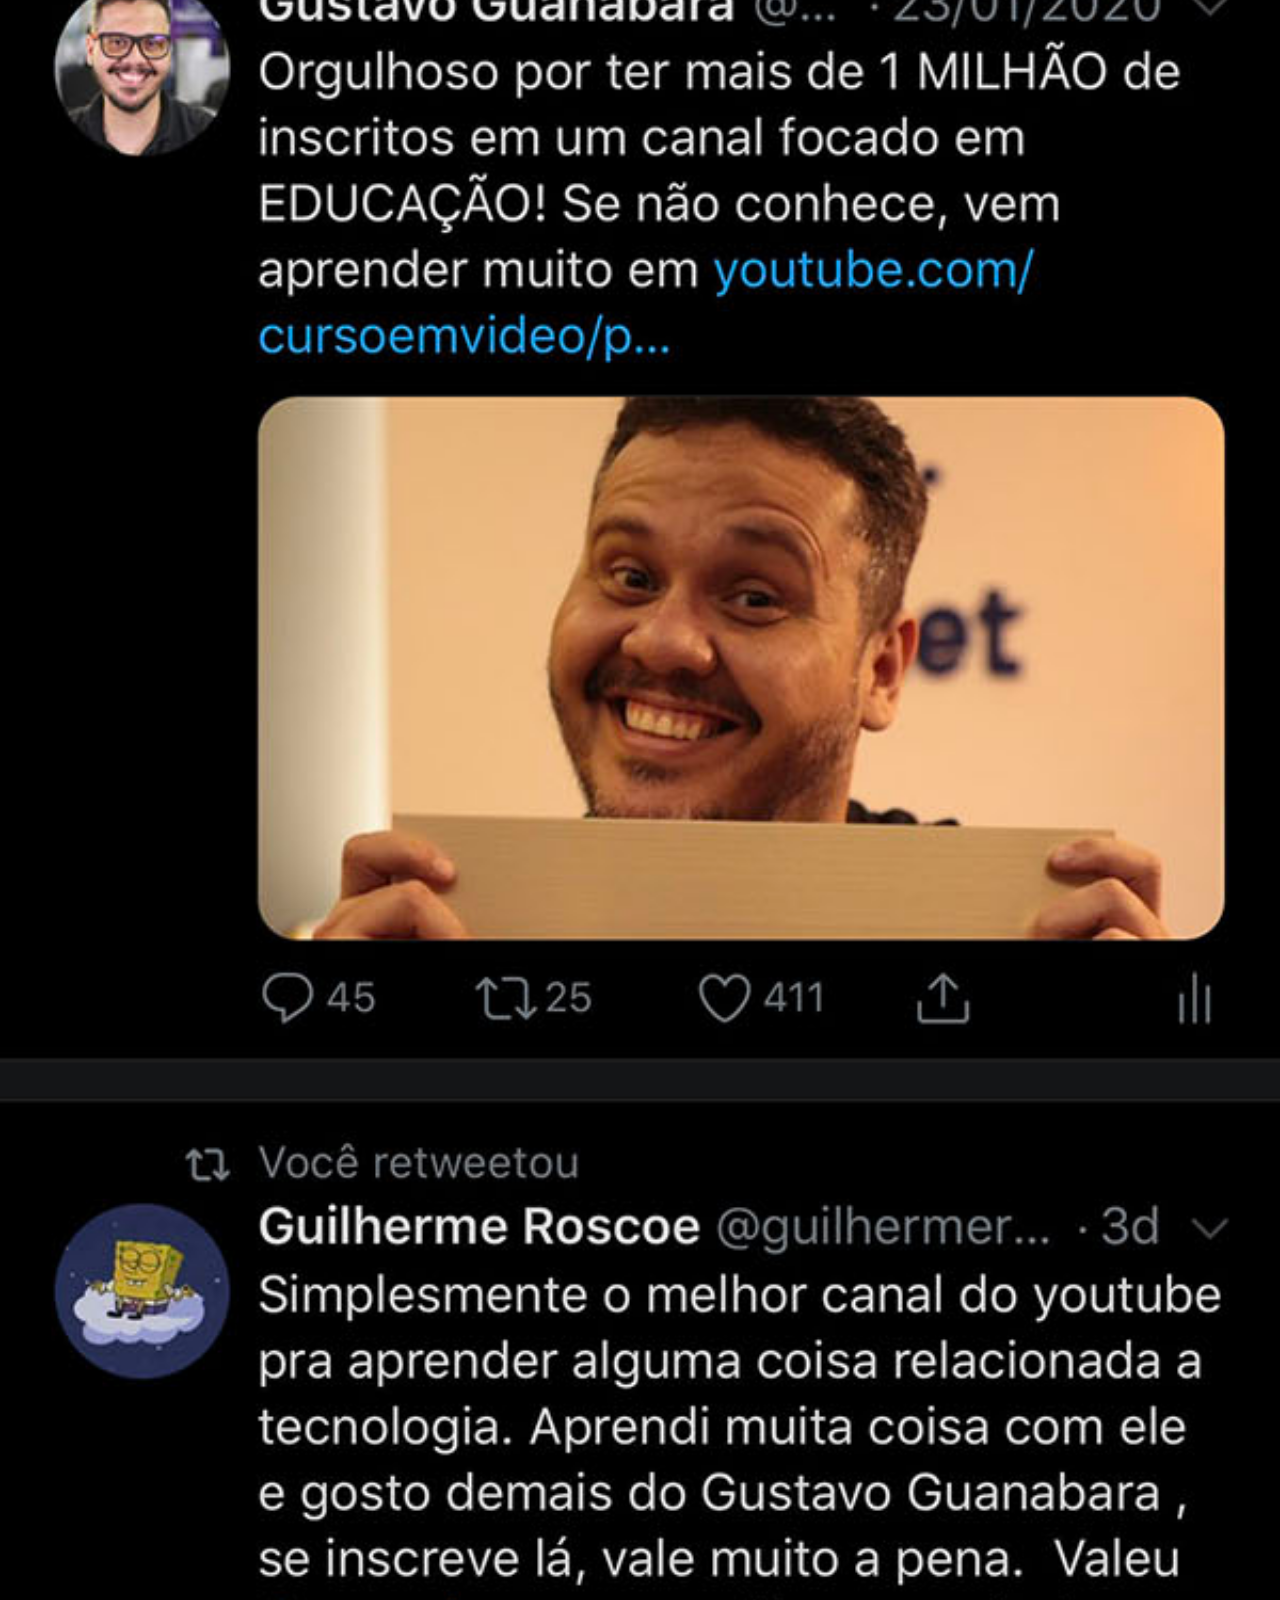
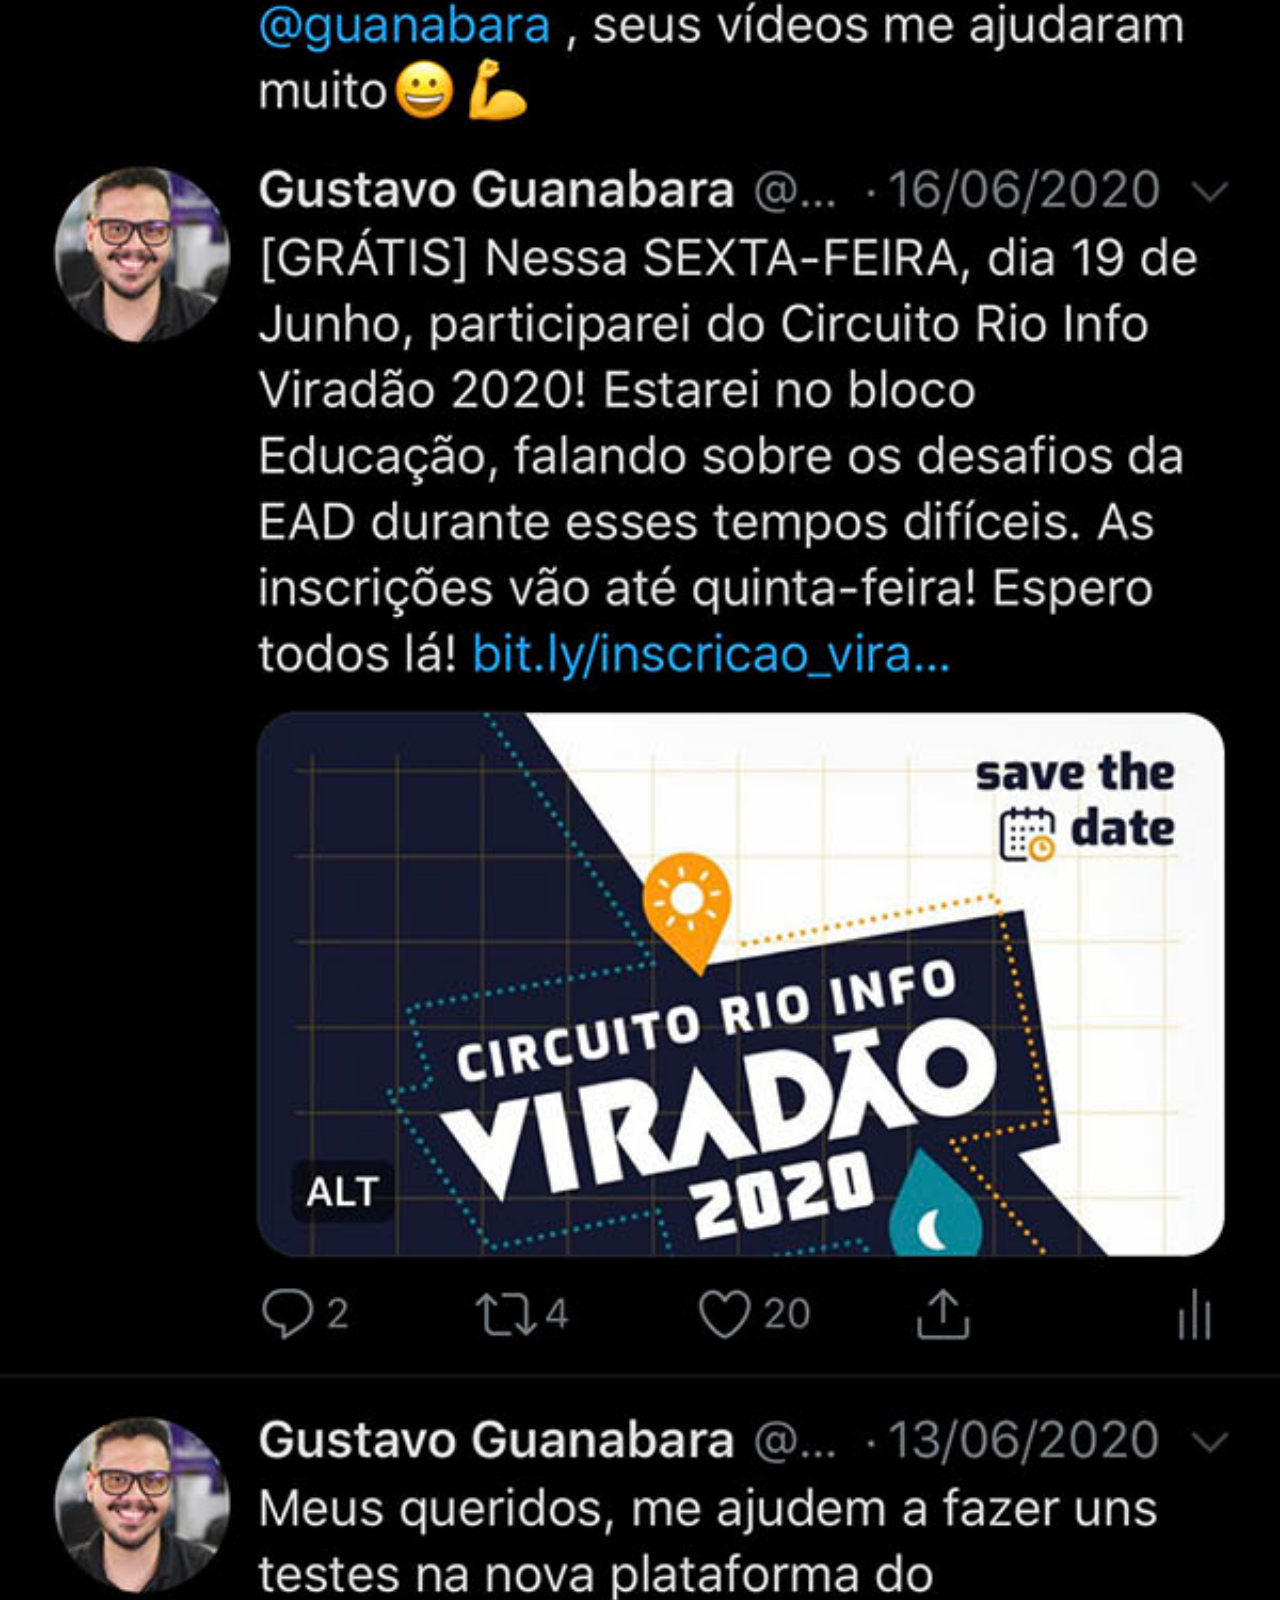
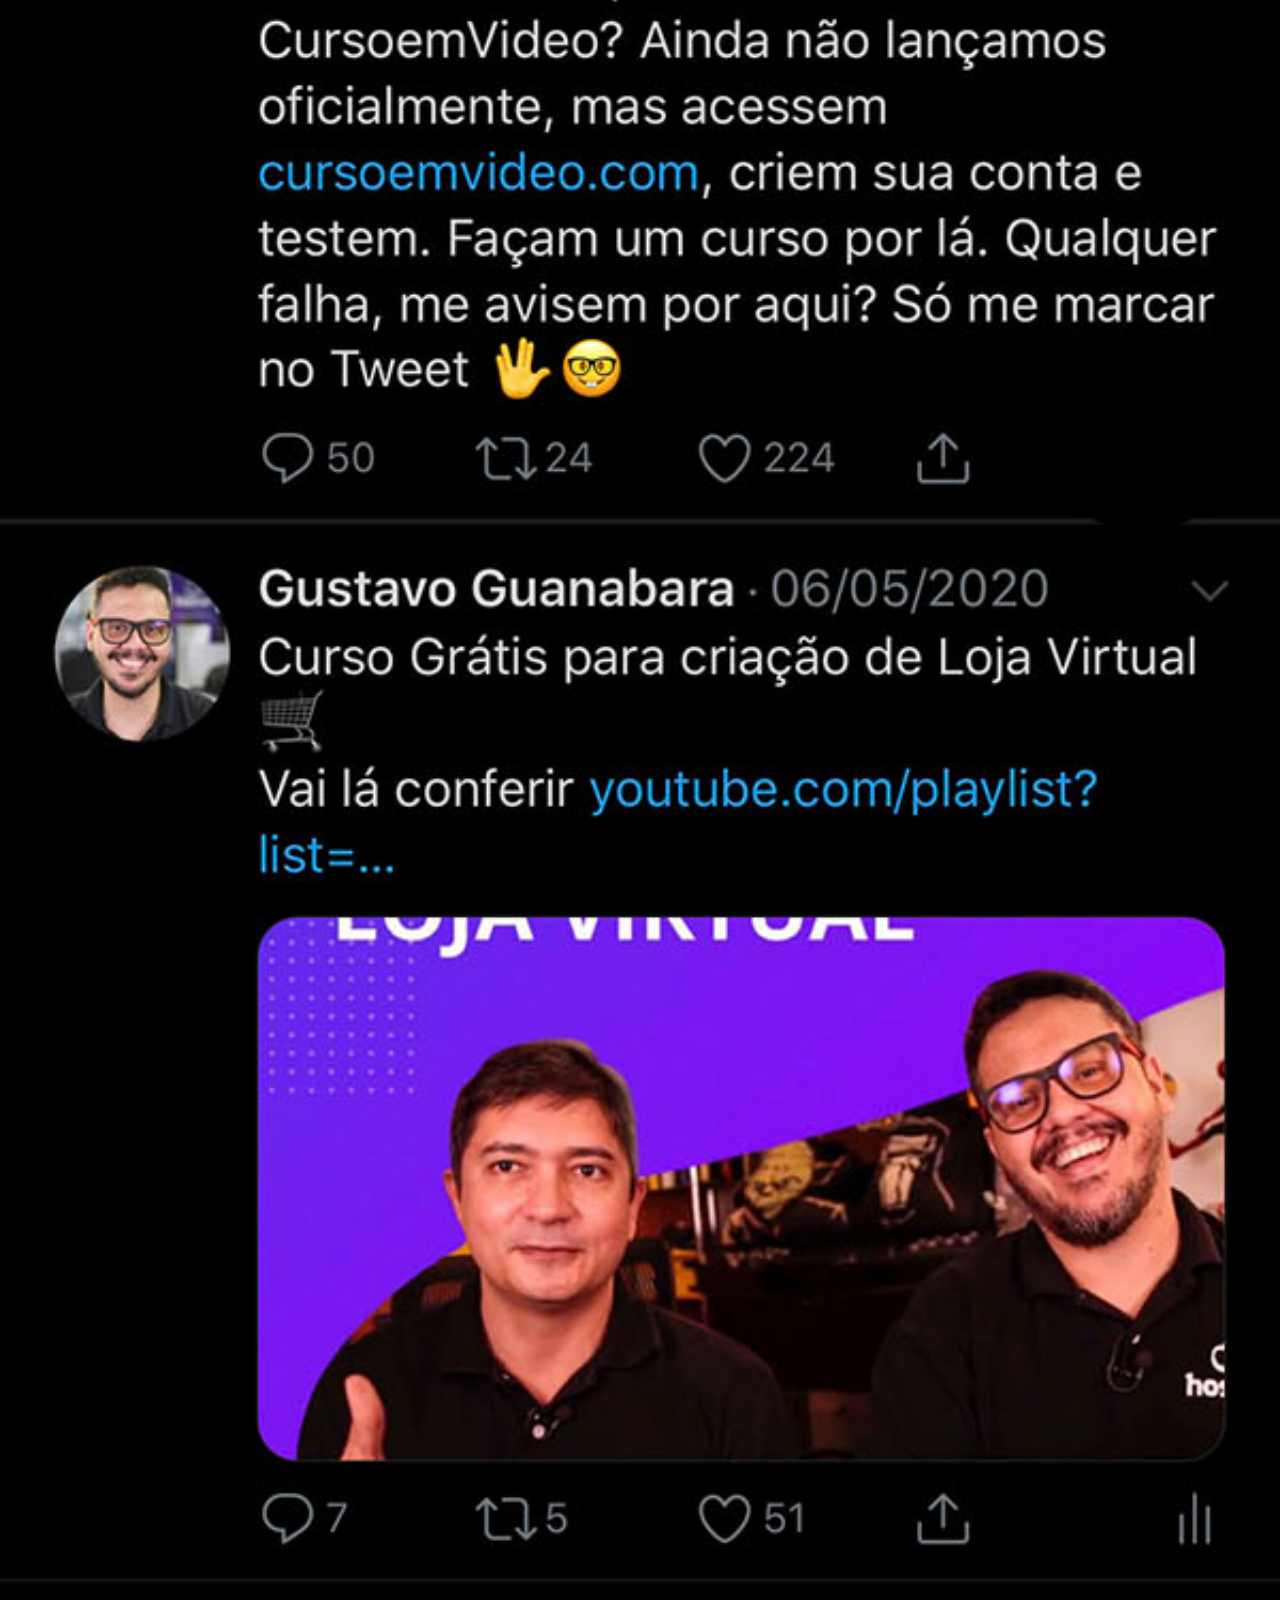
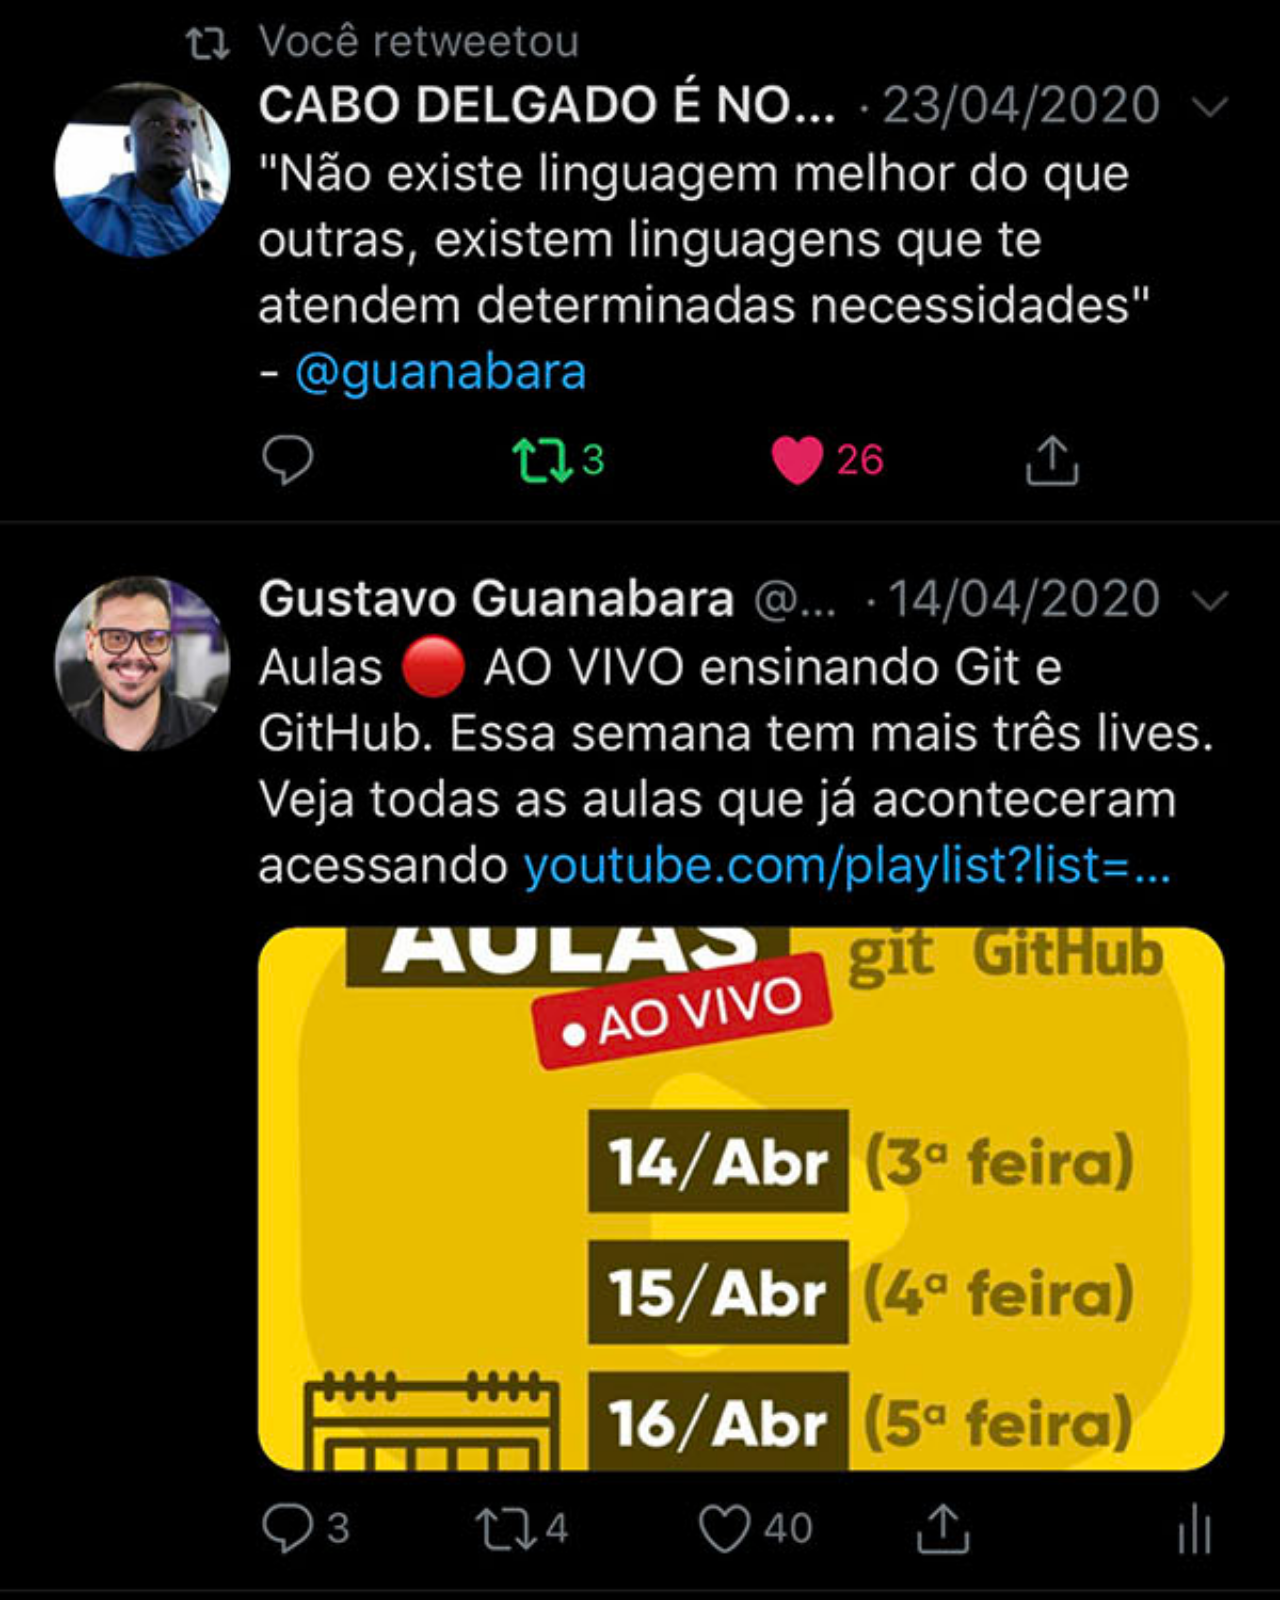
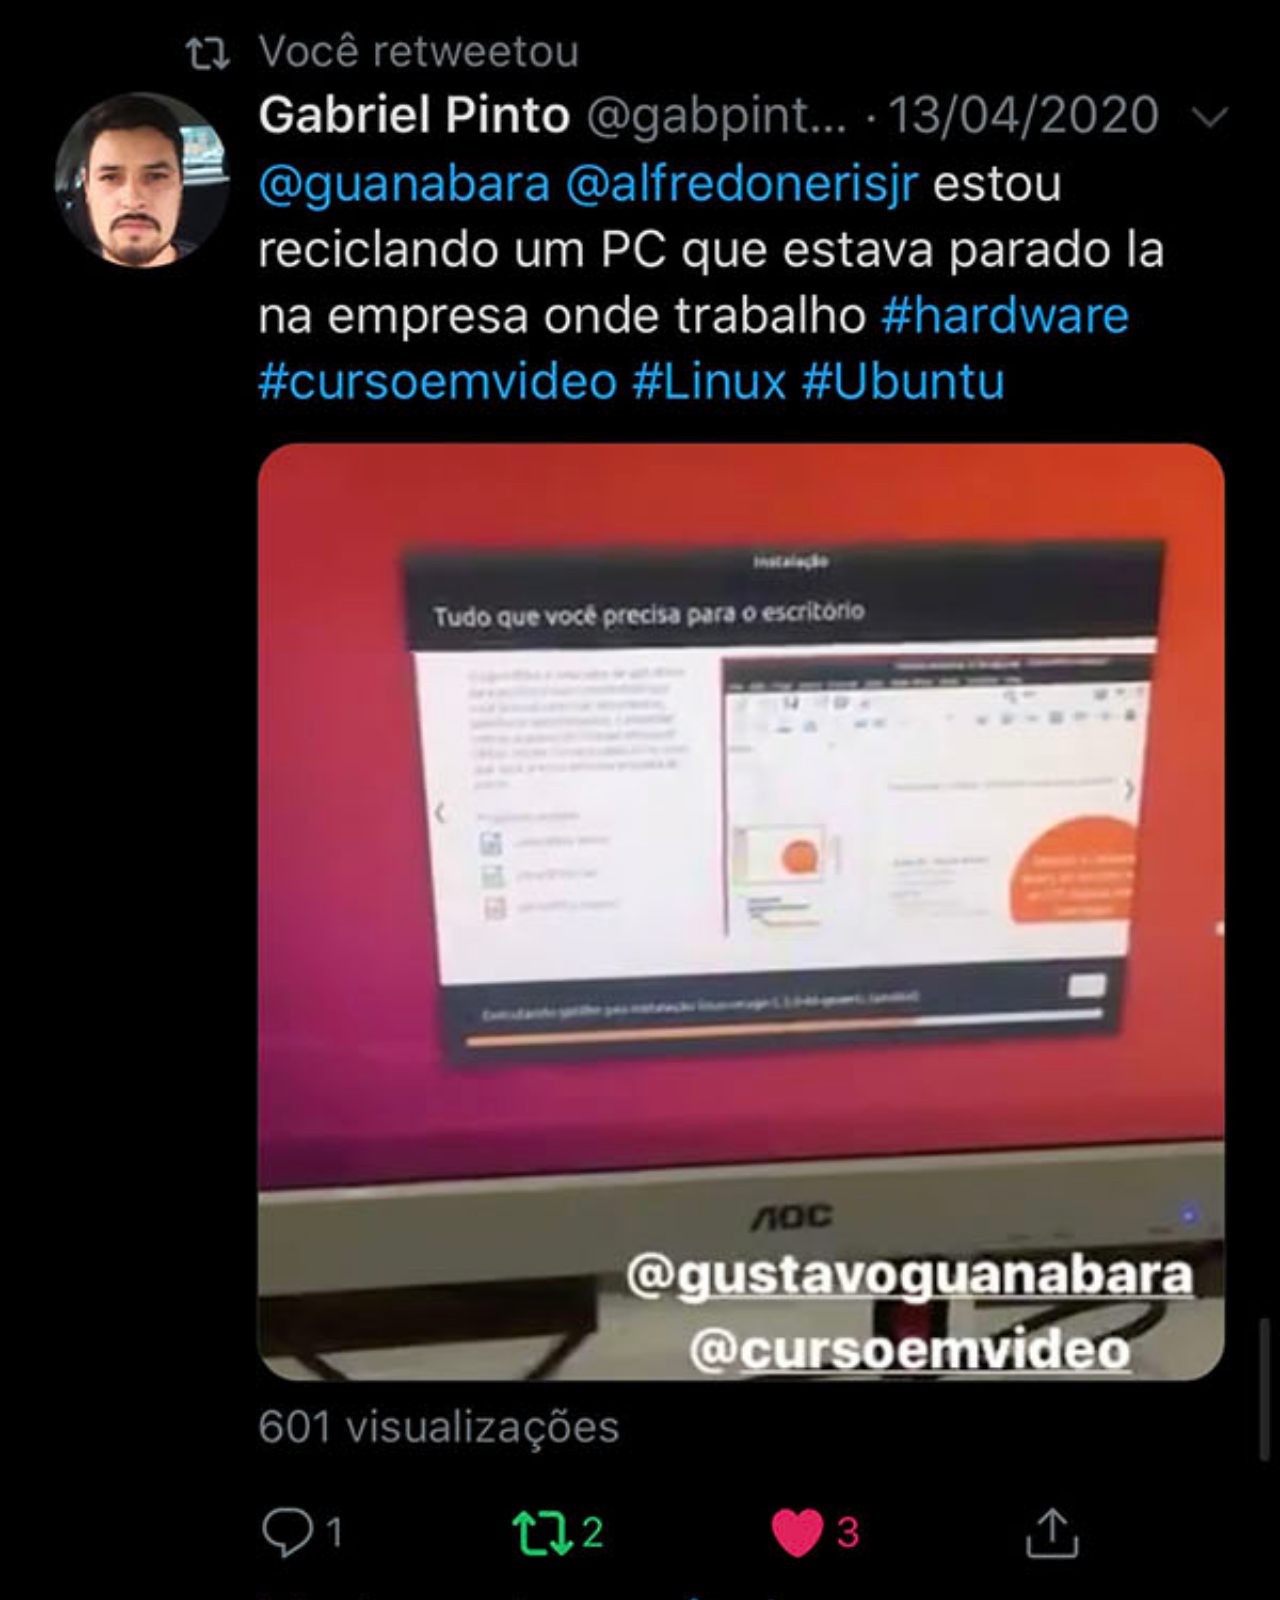
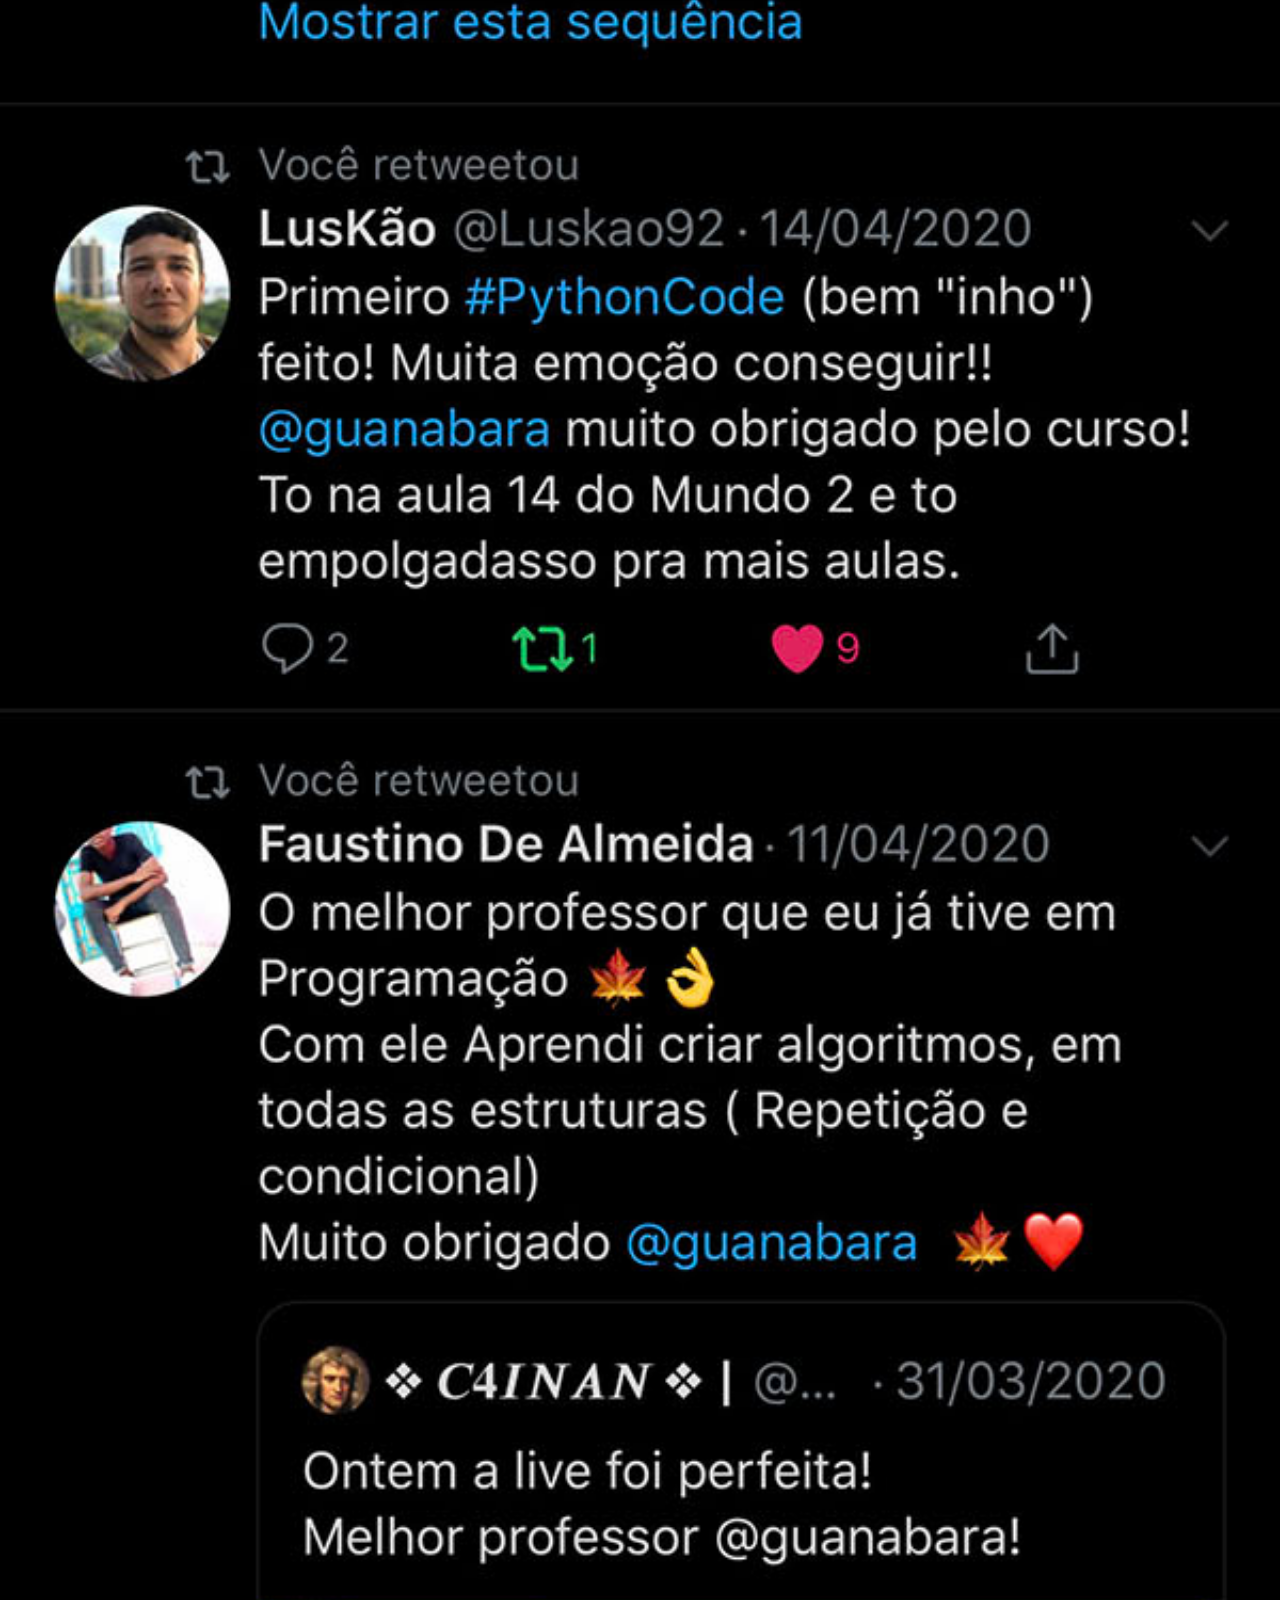
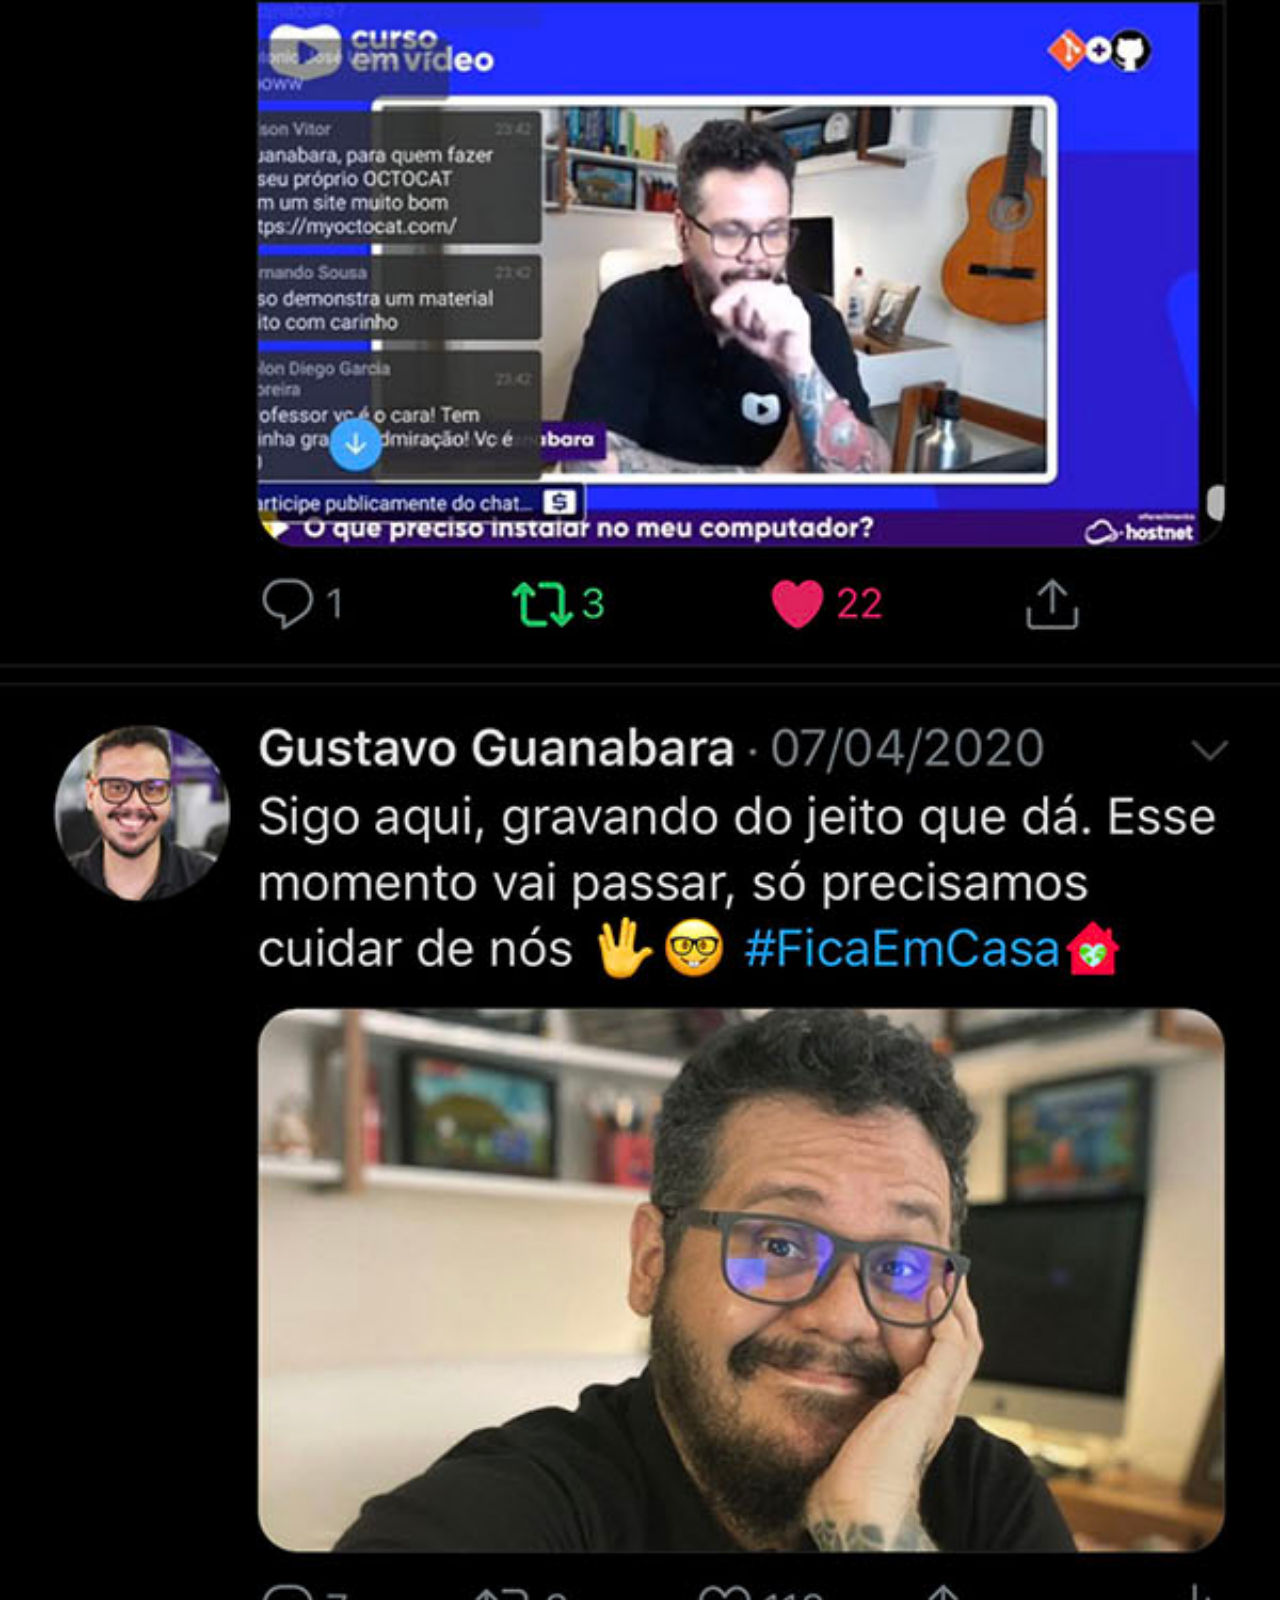
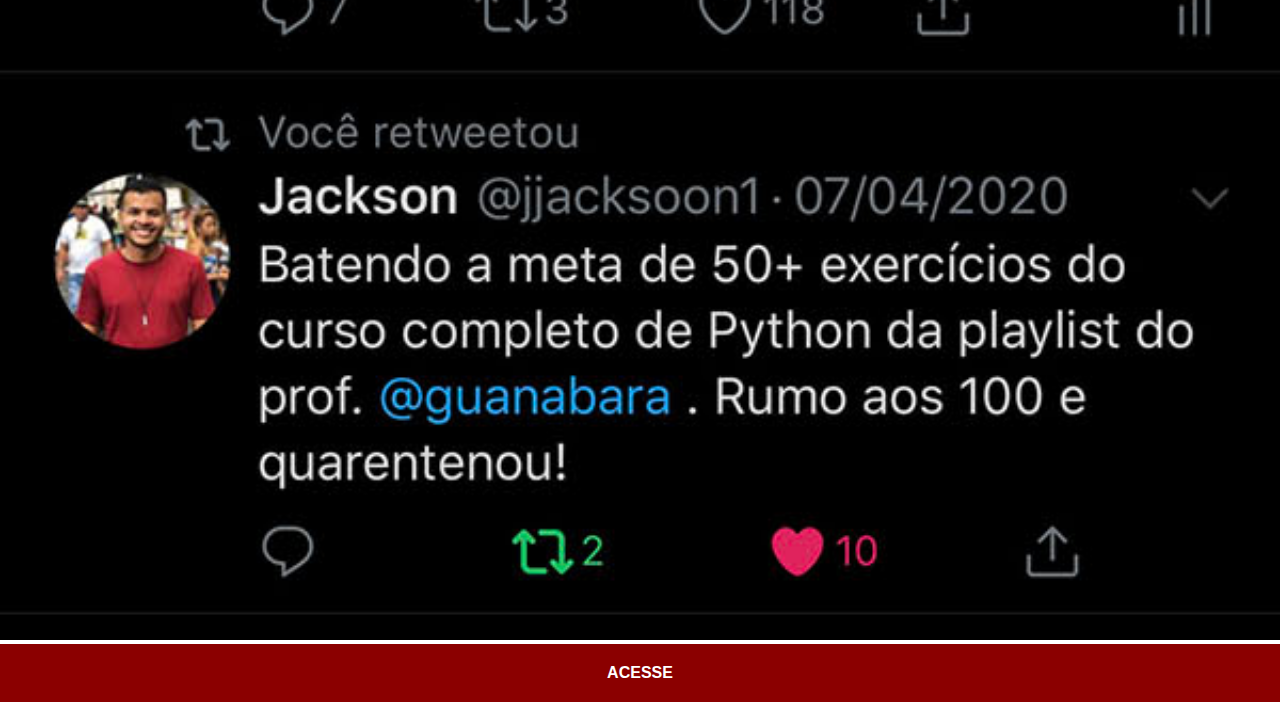
<file: twitter.html>
<!DOCTYPE html>
<html lang="pt-br">
<head>
    <meta charset="UTF-8">
    <meta name="viewport" content="width=device-width, initial-scale=1.0">
    <title>pag youtube</title>
    <link rel="stylesheet" href="estilo/social.css">
    </style>
</head>
<body>
    <img src="imagens/tela-twitter.jpg" alt="" >
    <a href="https://x.com/guanabara" target="_blank">ACESSE</a>
</body>
</html>
</file>
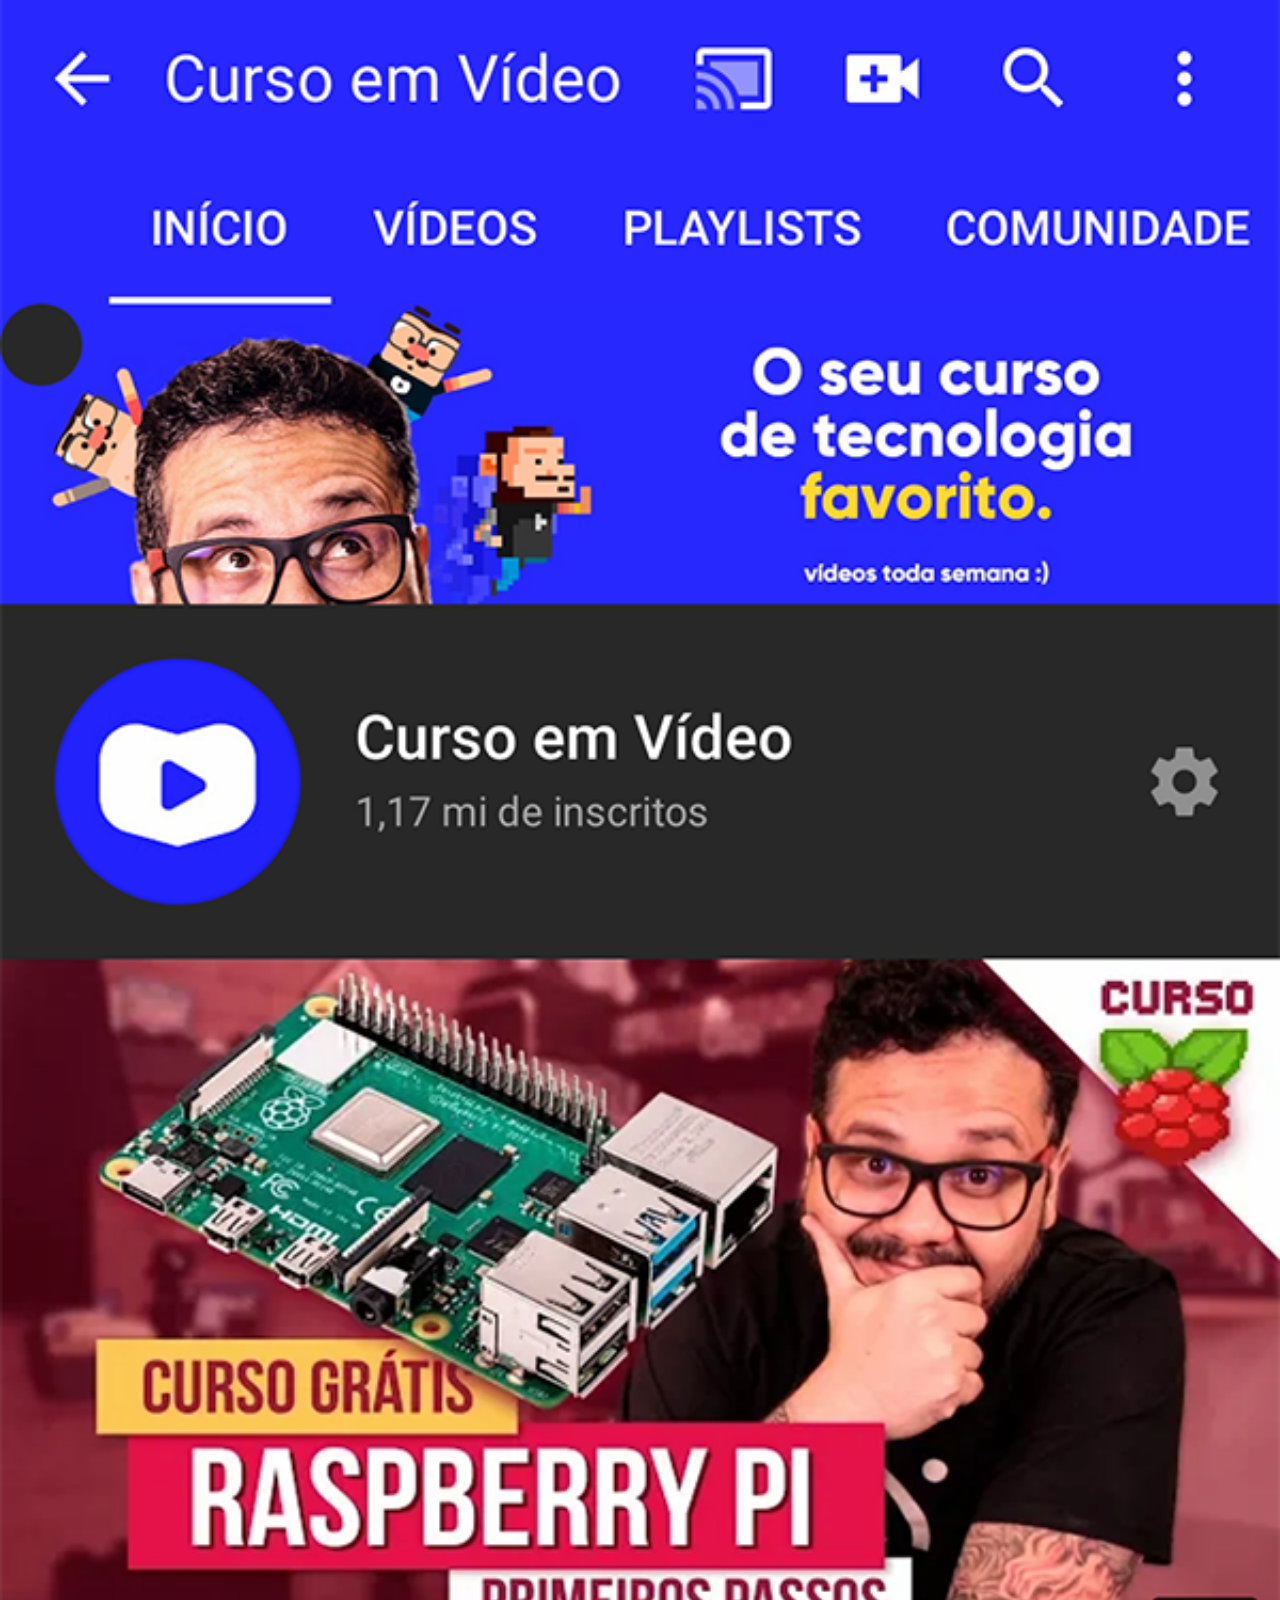
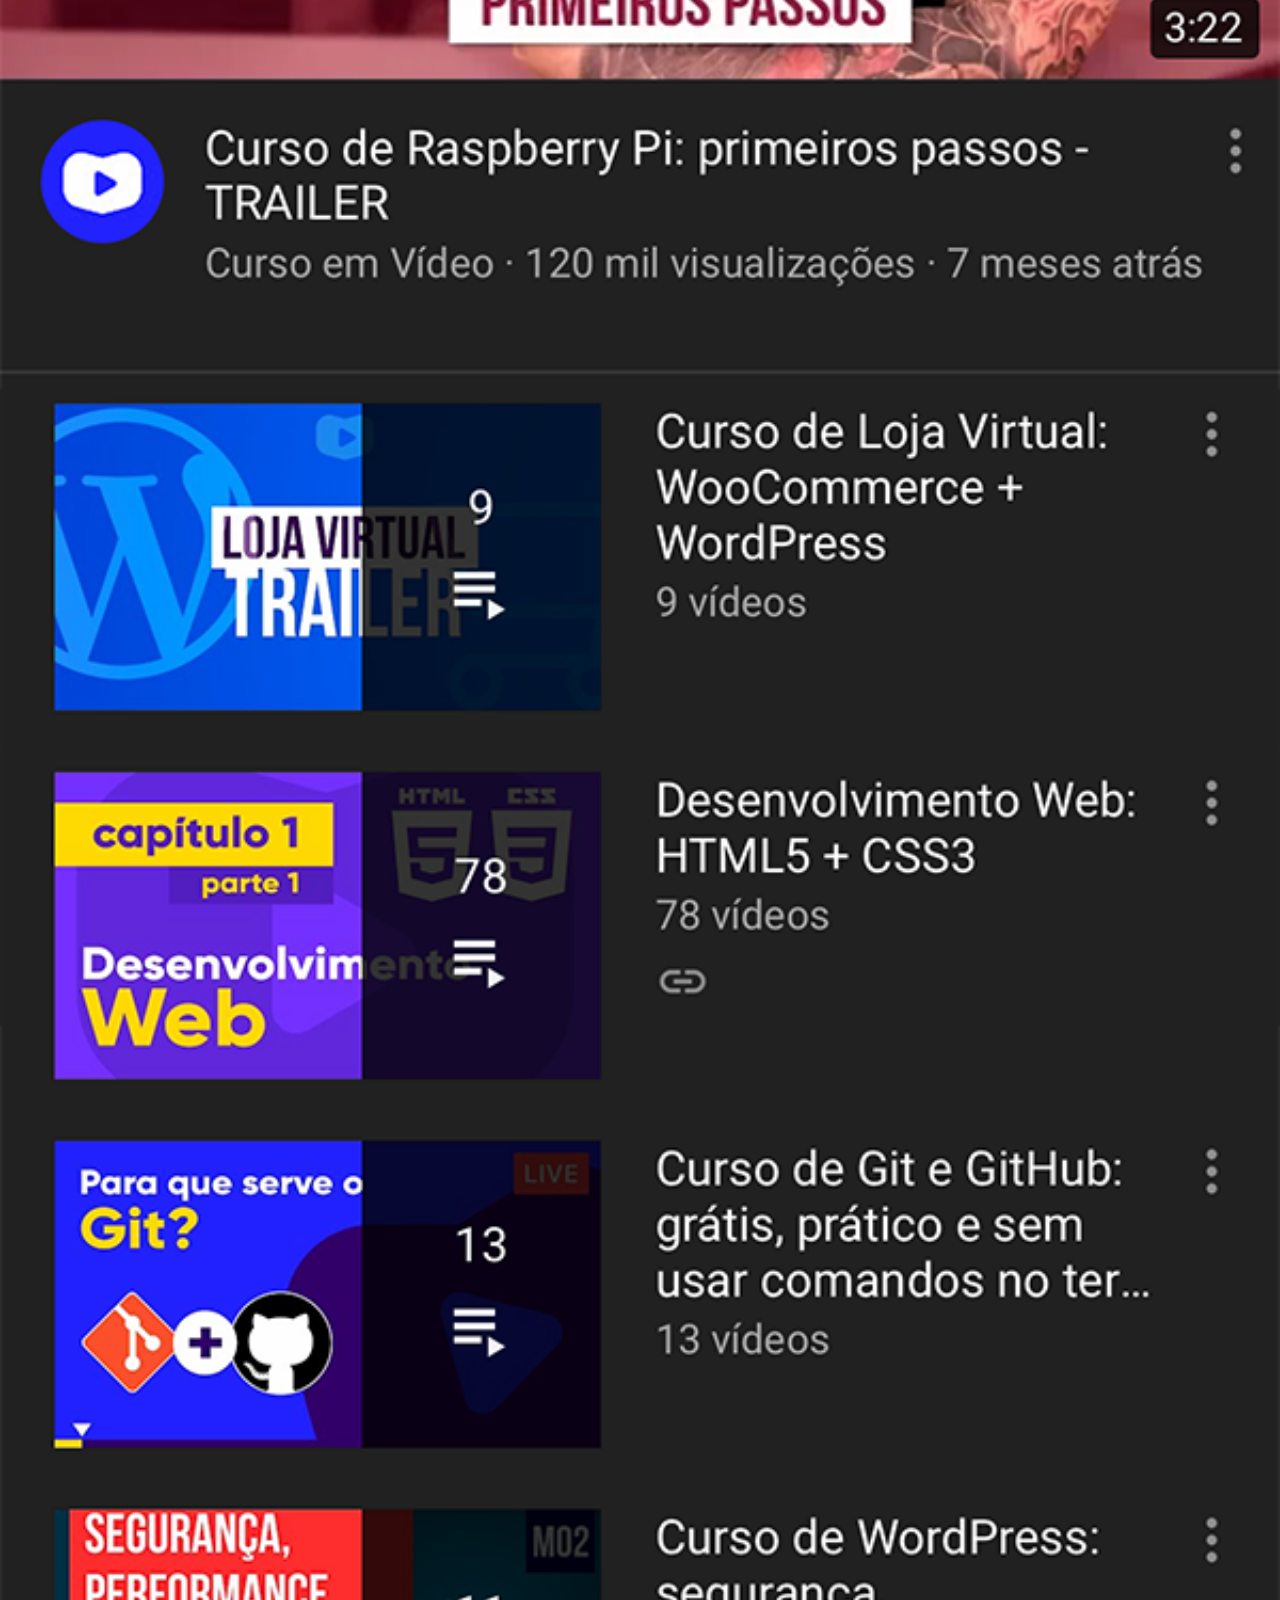
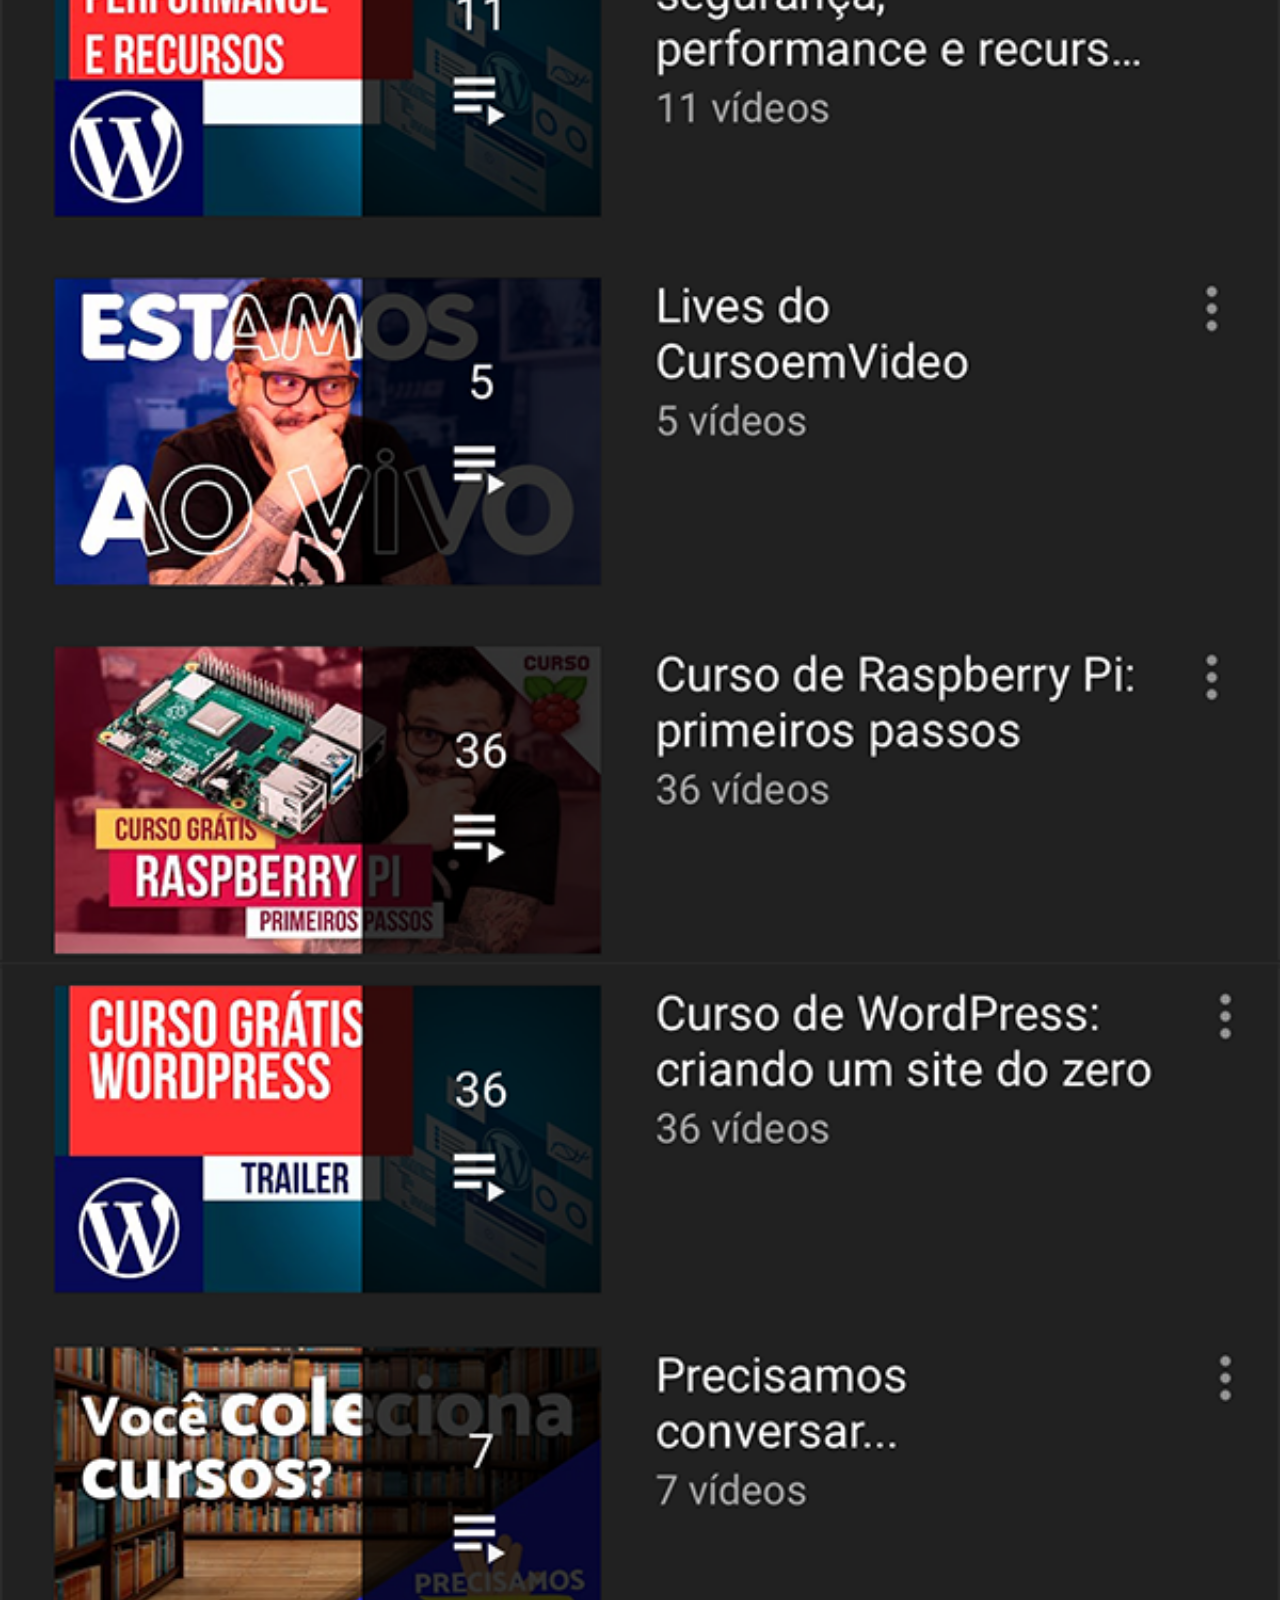
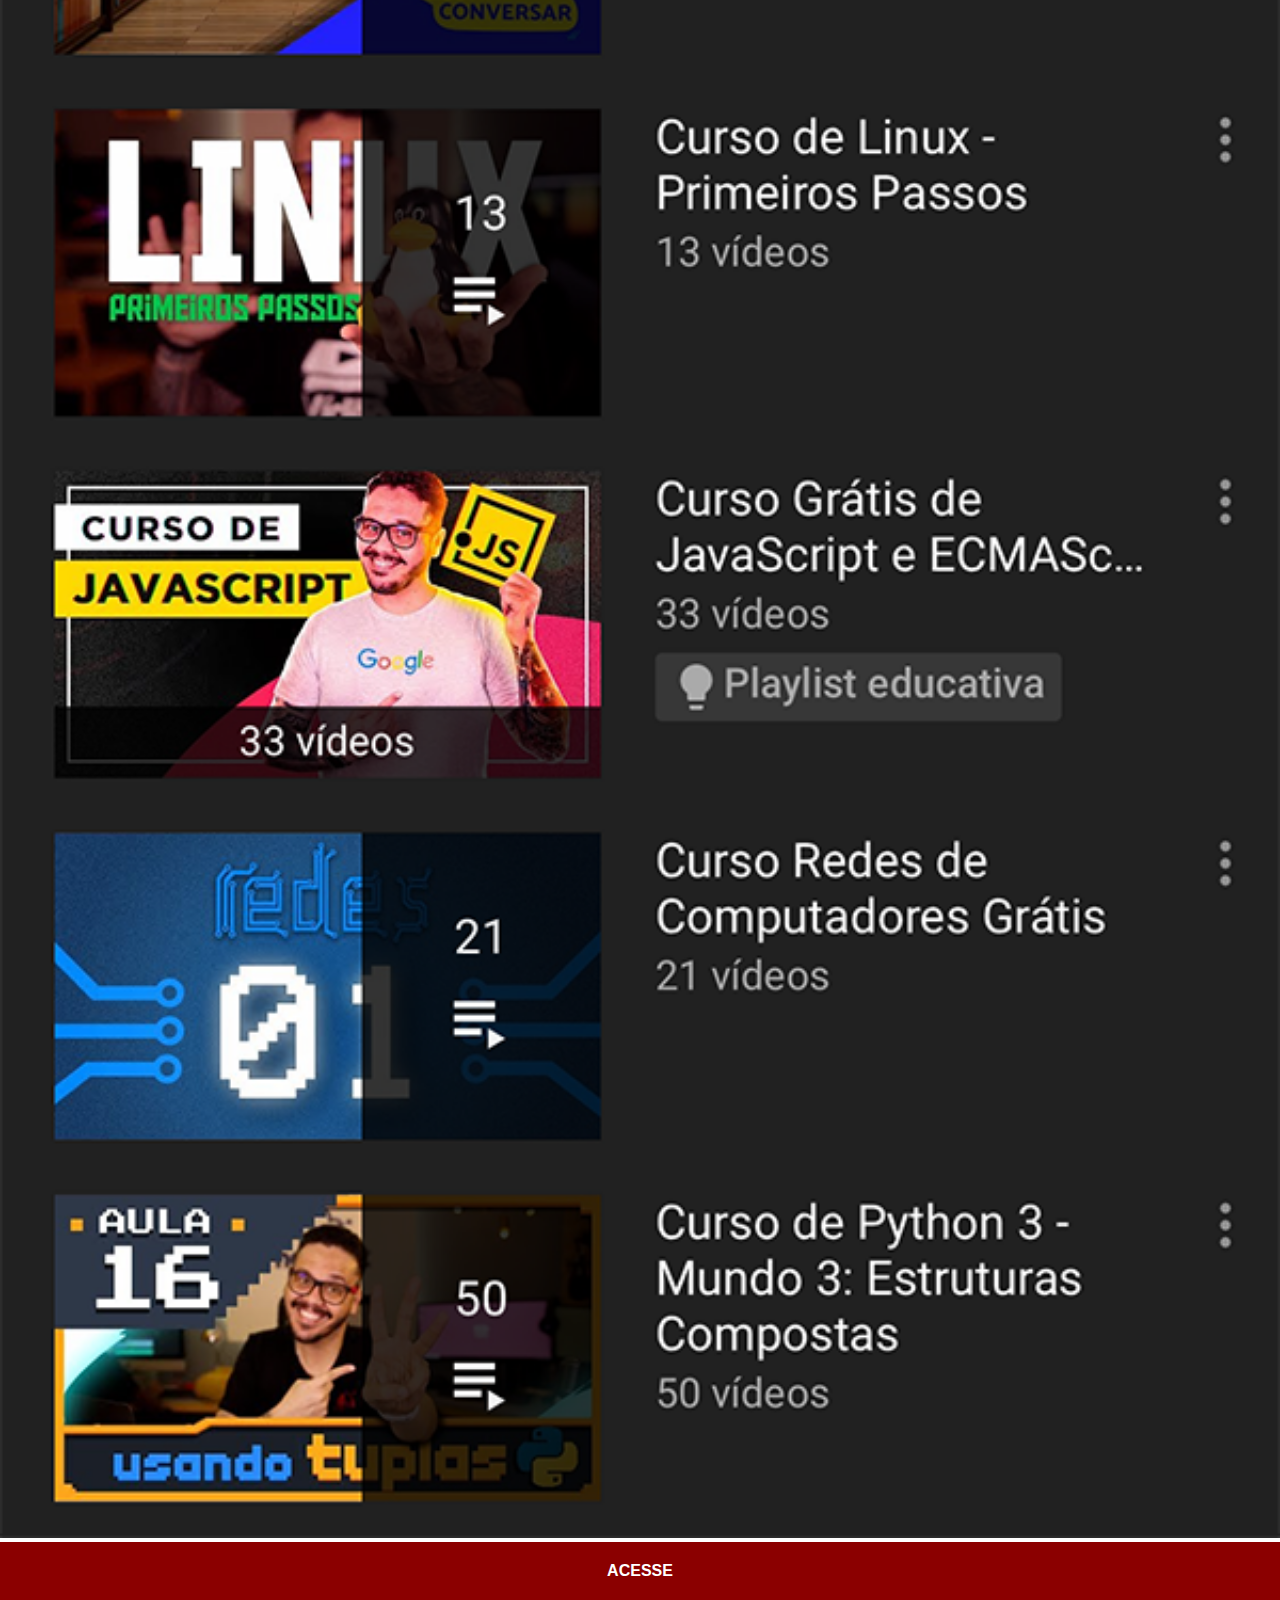
<file: youtube.html>
<!DOCTYPE html>
<html lang="pt-br">
<head>
    <meta charset="UTF-8">
    <meta name="viewport" content="width=device-width, initial-scale=1.0">
    <title>pag youtube</title>
    <link rel="stylesheet" href="estilo/social.css">
</head>
<body>
    <img  src="imagens/tela-youtube.png" alt="" >
    <a href="https://www.youtube.com/c/CursoemV%C3%ADdeo" target="_blank">ACESSE</a>
</body>
</html>
</file>
<file: estilo/style.css>
@charset "UTF-8";

*{
    margin: 0px;
    padding: 0px;
}

html,body{
    width: 100vw;
    height: 100vh;
    background-color: black;
}

body{
    background: url("../imagens/fundo-madeira.jpg") no-repeat top center;
    background-size: cover;
    background-attachment: fixed;
}
main{
    position: relativo;
    height: 100vh;
  
}

section#telefone{
    position: absolute;
    top: 50%;
    left: 50%;
    transform: translate(-50% , -50%);

    height: 627px;
    width: 311px;
    
    background: url("../imagens/frame-iphone.png") no-repeat
}

iframe#tela{
    position: relative;
    top:80px;
    left: 22px;
    width: 268px;
    height: 471px;
}

section#redes-sociais{
    text-align: right;
}


section#redes-sociais img{
    width: 50px;
    margin: 10px;
    border-radius: 50px;
    box-shadow: 2px 2px 5px rgba(0, 0, 0, 0.400);
    box-sizing: border-box;
}

section#redes-sociais img:hover{
    border: 2px solid white;
    transform: translate(-3px, -3px);
    box-shadow: 5px 5px 10px rgba(0, 0, 0, 0.623);
    transition: transform .3s , border 1s;

}
</file>
<file: estilo/social.css>
@charset "UTF-8";

*{
    margin: 0px;
    padding: 0px;
    font-family: Arial, Helvetica, sans-serif;
}

::-webkit-scrollbar{
    width: 0px;
    height: 0px;
}

img {
    width: 100vw;
}

a {
    display:block;
    background-color: darkred;
    padding: 20px;
    text-align: center;
    font-weight: bolder;
    color: white;
    text-decoration: none;
}

a:hover{
    background-color: red;
}
</file>
